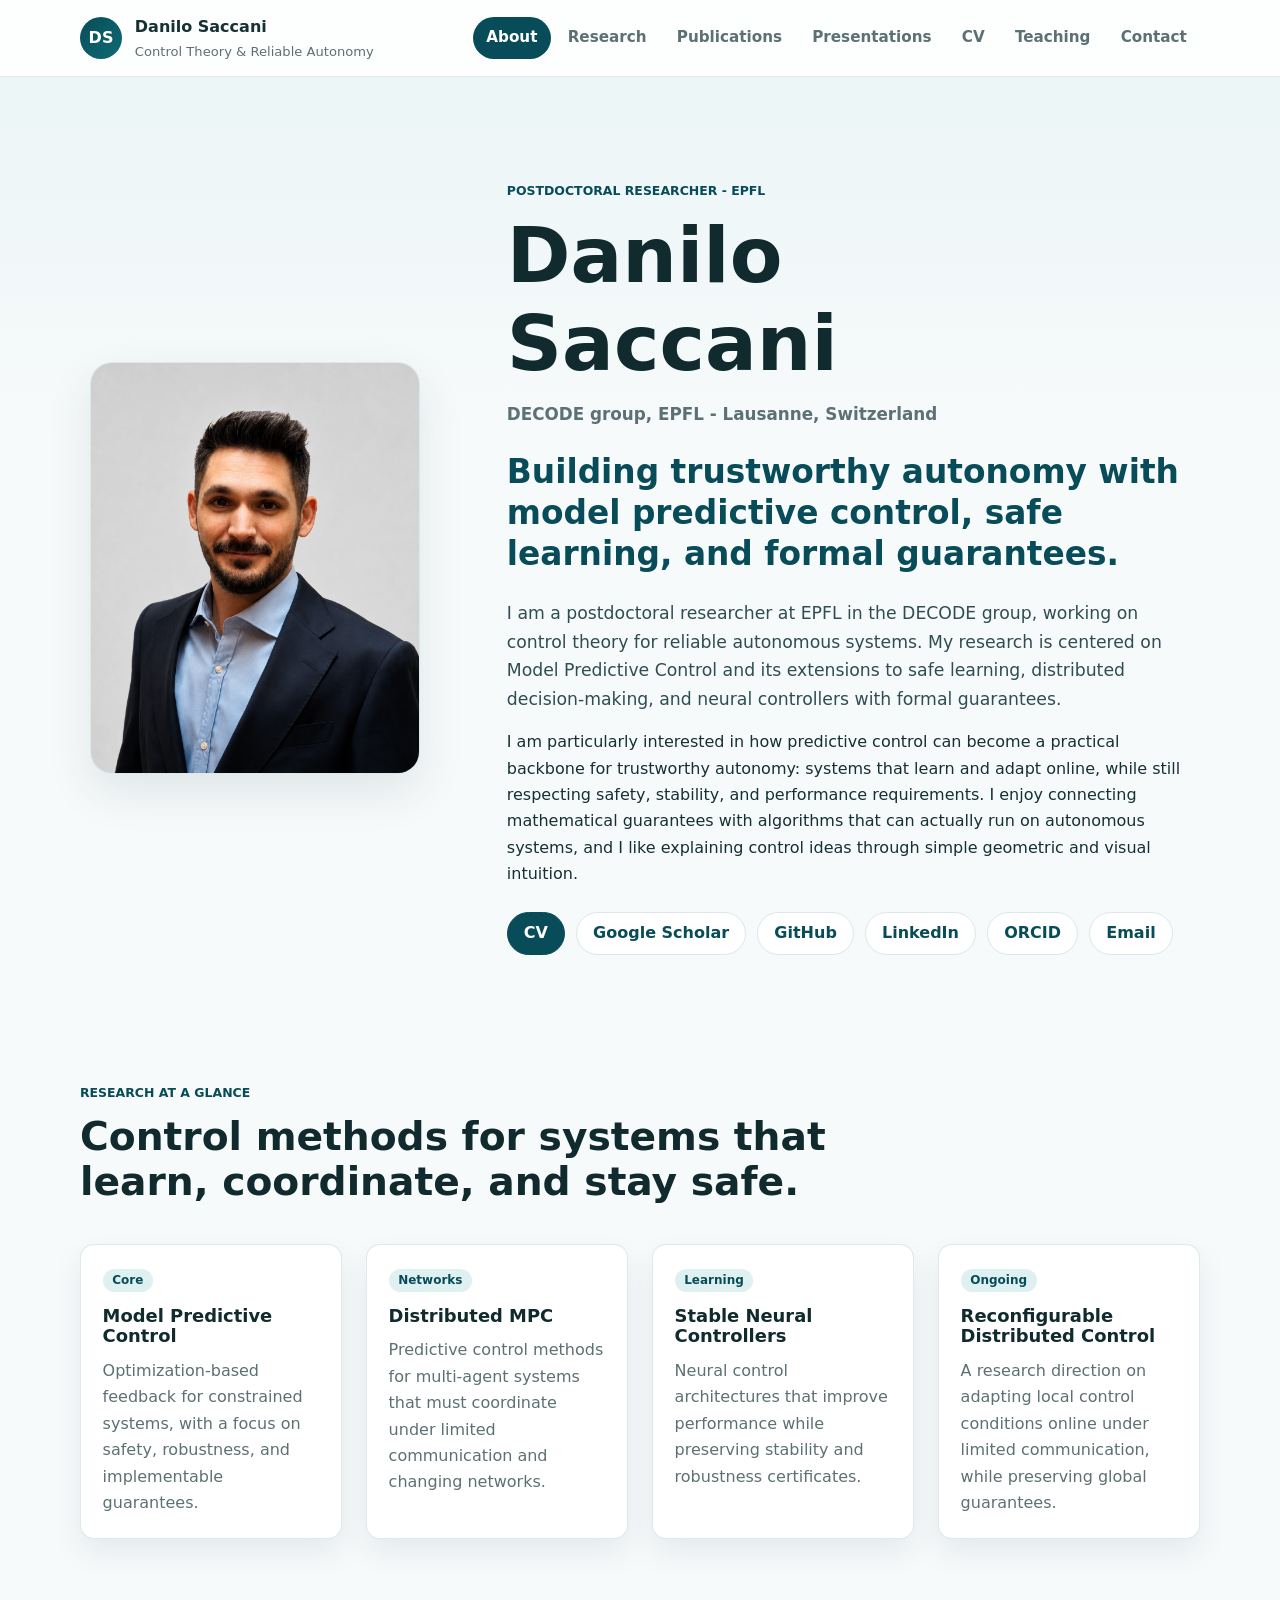
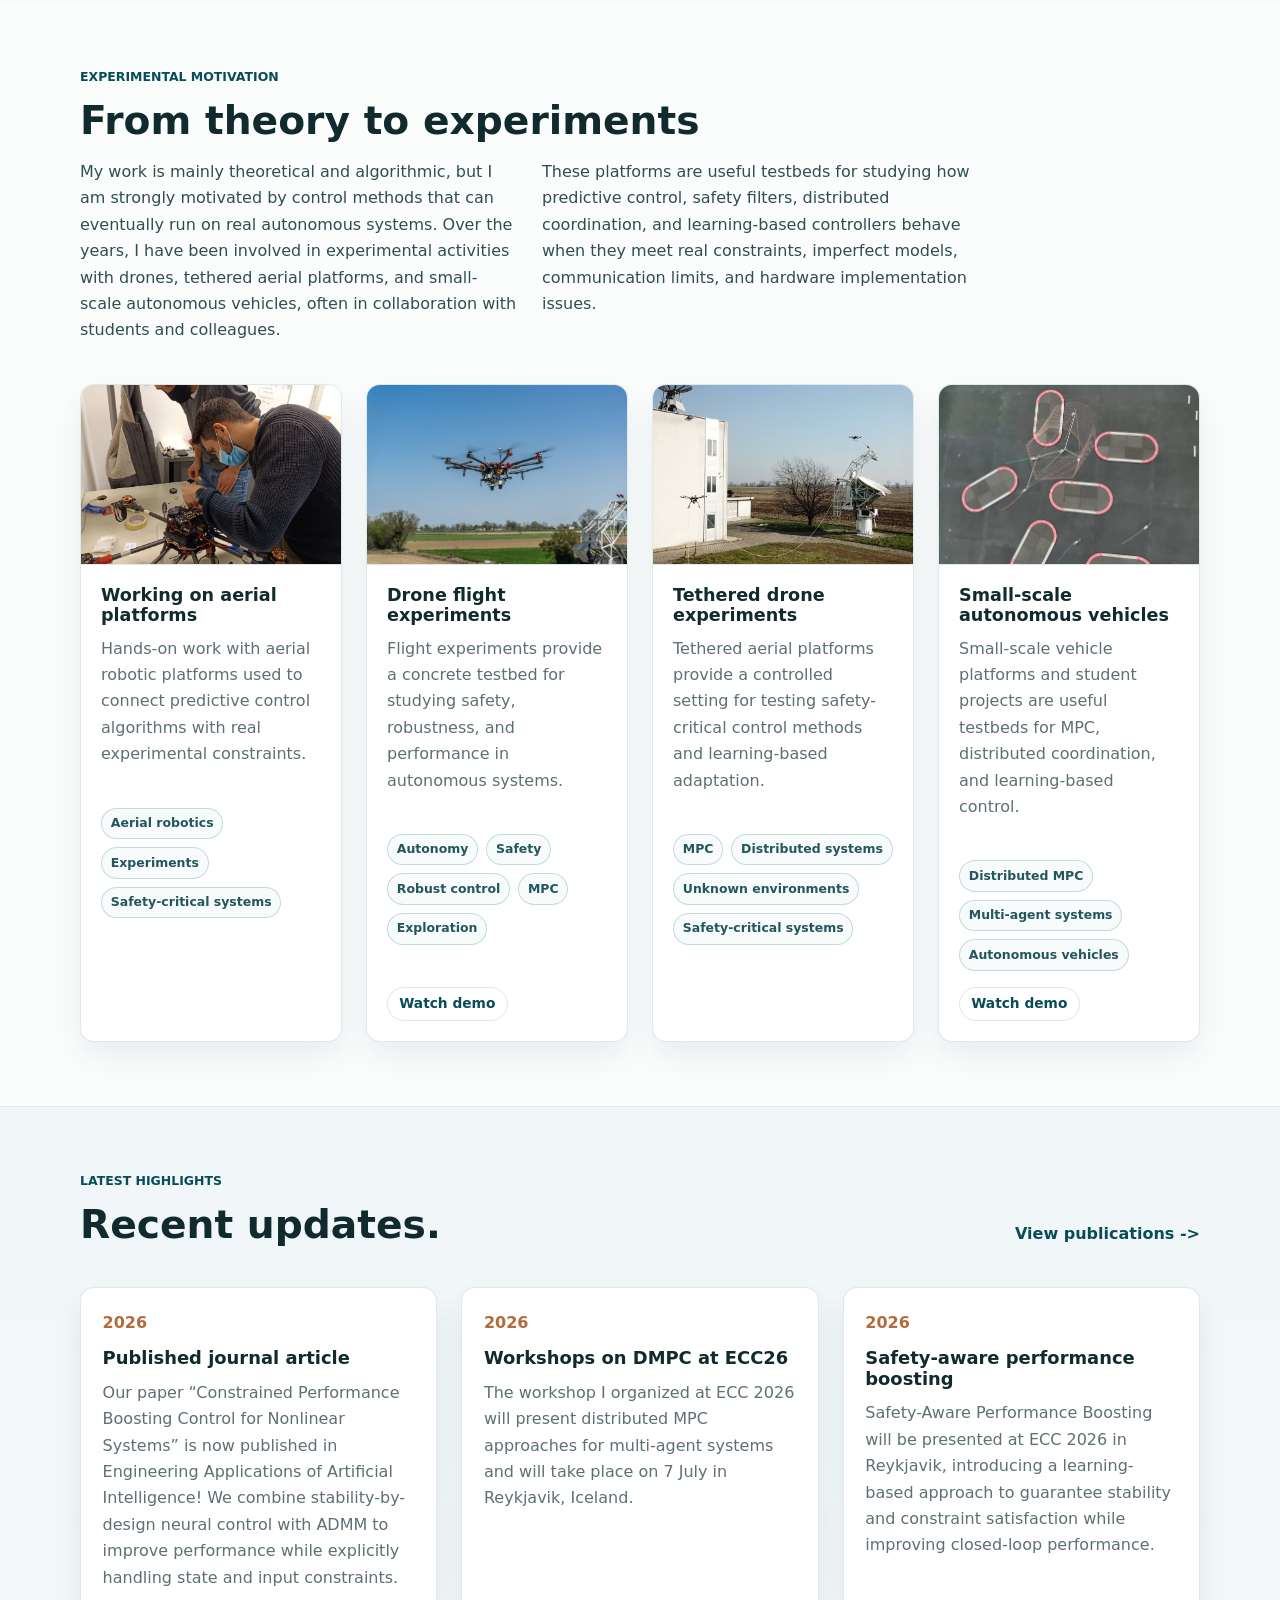
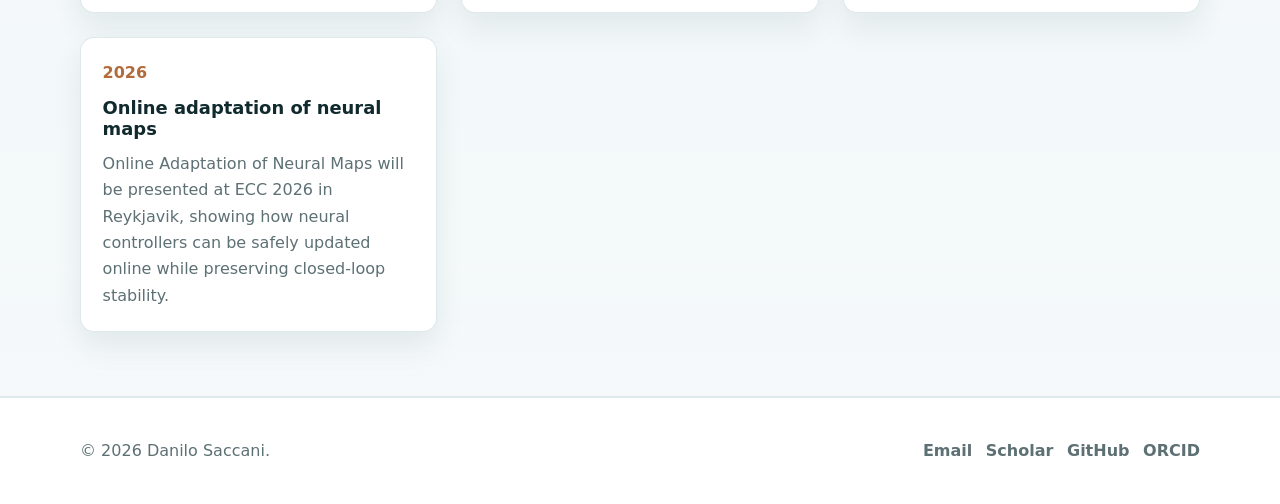
<file: index.html>
<!doctype html>
<html lang="en">
<head>
  <meta charset="utf-8">
  <meta name="viewport" content="width=device-width, initial-scale=1">
  <meta name="description" content="Danilo Saccani, postdoctoral researcher at EPFL working on model predictive control, safe learning, and reliable autonomous systems.">
  <title>Danilo Saccani | Control Theory and Reliable Autonomy</title>
  <link rel="stylesheet" href="assets/css/style.css">
</head>
<body>
  <a class="skip-link" href="#main">Skip to content</a>

  <header class="site-header">
    <nav class="navbar container" aria-label="Primary navigation">
      <a class="brand" href="index.html" aria-label="Danilo Saccani homepage">
        <span class="brand-mark" aria-hidden="true">DS</span>
        <span class="brand-text">
          <span class="brand-name">Danilo Saccani</span>
          <span class="brand-subtitle">Control Theory &amp; Reliable Autonomy</span>
        </span>
      </a>

      <button class="nav-toggle" type="button" aria-expanded="false" aria-controls="site-nav">
        <span class="sr-only">Toggle navigation</span>
        <span class="nav-toggle-bars" aria-hidden="true"></span>
      </button>

      <ul class="nav-links" id="site-nav">
        <li><a href="index.html">About</a></li>
        <li><a href="research.html">Research</a></li>
        <li><a href="publications.html">Publications</a></li>
        <li><a href="presentations.html">Presentations</a></li>
        <li><a href="cv.html">CV</a></li>
        <li><a href="teaching.html">Teaching</a></li>
        <li><a href="contact.html">Contact</a></li>
      </ul>
    </nav>
  </header>

  <main id="main">
    <section class="hero">
      <div class="container hero-grid">
        <div class="hero-portrait">
          <div class="portrait-frame" data-image-shell>
            <img src="picture/profile.png" alt="Portrait of Danilo Saccani" class="profile-photo" data-fallback-image>
            <div class="portrait-placeholder" aria-hidden="true">
              <span>DS</span>
            </div>
          </div>
        </div>

        <div class="hero-copy">
          <p class="eyebrow">Postdoctoral Researcher - EPFL</p>
          <h1>Danilo Saccani</h1>
          <p class="position-line">DECODE group, EPFL - Lausanne, Switzerland</p>
          <p class="tagline">Building trustworthy autonomy with model predictive control, safe learning, and formal guarantees.</p>
          <p class="lead">
            I am a postdoctoral researcher at EPFL in the DECODE group, working on control theory for reliable autonomous systems.
            My research is centered on Model Predictive Control and its extensions to safe learning, distributed decision-making,
            and neural controllers with formal guarantees.
          </p>
          <p>
            I am particularly interested in how predictive control can become a practical backbone for trustworthy autonomy:
            systems that learn and adapt online, while still respecting safety, stability, and performance requirements.
            I enjoy connecting mathematical guarantees with algorithms that can actually run on autonomous systems, and I like
            explaining control ideas through simple geometric and visual intuition.
          </p>

          <div class="button-row" aria-label="Profile links">
            <a class="button primary" href="cv.html">CV</a>
            <a class="button" href="https://scholar.google.com/citations?user=KbvNgogAAAAJ&amp;hl=it" target="_blank" rel="noopener noreferrer">Google Scholar</a>
            <a class="button" href="https://github.com/DaniloSaccani" target="_blank" rel="noopener noreferrer">GitHub</a>
            <a class="button" href="https://www.linkedin.com/in/danilo-saccani/" target="_blank" rel="noopener noreferrer">LinkedIn</a>
            <a class="button" href="https://orcid.org/0000-0002-3059-9160" target="_blank" rel="noopener noreferrer">ORCID</a>
            <a class="button" href="mailto:danilo.saccani1990@gmail.com">Email</a>
          </div>
        </div>
      </div>
    </section>

    <section class="section">
      <div class="container">
        <div class="section-heading">
          <p class="eyebrow">Research at a glance</p>
          <h2>Control methods for systems that learn, coordinate, and stay safe.</h2>
        </div>

        <div class="card-grid four-columns">
          <article class="info-card">
            <span class="card-kicker">Core</span>
            <h3>Model Predictive Control</h3>
            <p>Optimization-based feedback for constrained systems, with a focus on safety, robustness, and implementable guarantees.</p>
          </article>

          <article class="info-card">
            <span class="card-kicker">Networks</span>
            <h3>Distributed MPC</h3>
            <p>Predictive control methods for multi-agent systems that must coordinate under limited communication and changing networks.</p>
          </article>

          <article class="info-card">
            <span class="card-kicker">Learning</span>
            <h3>Stable Neural Controllers</h3>
            <p>Neural control architectures that improve performance while preserving stability and robustness certificates.</p>
          </article>

          <article class="info-card">
            <span class="card-kicker">Ongoing</span>
            <h3>Reconfigurable Distributed Control</h3>
            <p>
              A research direction on adapting local control conditions online under limited communication, while preserving global guarantees.
            </p>
          </article>
        </div>
      </div>
    </section>

    <section class="section experiments-section">
      <div class="container">
        <div class="section-heading experiments-heading">
          <p class="eyebrow">Experimental motivation</p>
          <h2>From theory to experiments</h2>
          <div class="experiments-copy">
            <p>
              My work is mainly theoretical and algorithmic, but I am strongly motivated by control methods that can eventually run on real autonomous systems. Over the years, I have been involved in experimental activities with drones, tethered aerial platforms, and small-scale autonomous vehicles, often in collaboration with students and colleagues.
            </p>
            <p>
              These platforms are useful testbeds for studying how predictive control, safety filters, distributed coordination, and learning-based controllers behave when they meet real constraints, imperfect models, communication limits, and hardware implementation issues.
            </p>
          </div>
        </div>

        <div id="gallery-root" class="gallery-grid" data-gallery-root>
          <p class="status-message">Loading experiment gallery...</p>
        </div>
      </div>
    </section>

    <section class="section section-soft">
      <div class="container">
        <div class="section-heading row-heading">
          <div>
            <p class="eyebrow">Latest highlights</p>
            <h2>Recent updates.</h2>
          </div>
          <a class="text-link" href="publications.html">View publications</a>
        </div>
        <div class="card-grid three-columns">
        <article class="highlight-card">
          <time datetime="2026">2026</time>
          <h3>Published journal article</h3>
          <p>Our paper “Constrained Performance Boosting Control for Nonlinear Systems” is now published in Engineering Applications of Artificial Intelligence! We combine stability-by-design neural control with ADMM to improve performance while explicitly handling state and input constraints.</p>
        </article>
        <article class="highlight-card">
            <time datetime="2026">2026</time>
            <h3>Workshops on DMPC at ECC26</h3>
            <p>The workshop I organized at ECC 2026 will present distributed MPC approaches for multi-agent systems and will take place on 7 July in Reykjavik, Iceland.</p>
          </article>
          <article class="highlight-card">
            <time datetime="2026">2026</time>
            <h3>Safety-aware performance boosting</h3>
            <p>Safety-Aware Performance Boosting will be presented at ECC 2026 in Reykjavik, introducing a learning-based approach to guarantee stability and constraint satisfaction while improving closed-loop performance.</p>
          </article>

          <article class="highlight-card">
            <time datetime="2026">2026</time>
            <h3>Online adaptation of neural maps</h3>
            <p>Online Adaptation of Neural Maps will be presented at ECC 2026 in Reykjavik, showing how neural controllers can be safely updated online while preserving closed-loop stability.</p>
          </article>
        </div>
      </div>
    </section>
  </main>

  <footer class="site-footer">
    <div class="container footer-grid">
      <p>&copy; <span data-current-year></span> Danilo Saccani.</p>
      <div class="footer-links">
        <a href="mailto:danilo.saccani09@gmail.com">Email</a>
        <a href="https://scholar.google.com/citations?user=KbvNgogAAAAJ&amp;hl=it" target="_blank" rel="noopener noreferrer">Scholar</a>
        <a href="https://github.com/DaniloSaccani" target="_blank" rel="noopener noreferrer">GitHub</a>
        <a href="https://orcid.org/0000-0002-3059-9160" target="_blank" rel="noopener noreferrer">ORCID</a>
      </div>
    </div>
  </footer>

  <script src="assets/js/main.js" defer></script>

<!-- Cloudflare Web Analytics --><script type='module' src='https://static.cloudflareinsights.com/beacon.min.js' data-cf-beacon='{"token": "32bbe2fd720843e7a393bc447bfcd774"}'></script><!-- End Cloudflare Web Analytics -->
</body>
</html>
</file>
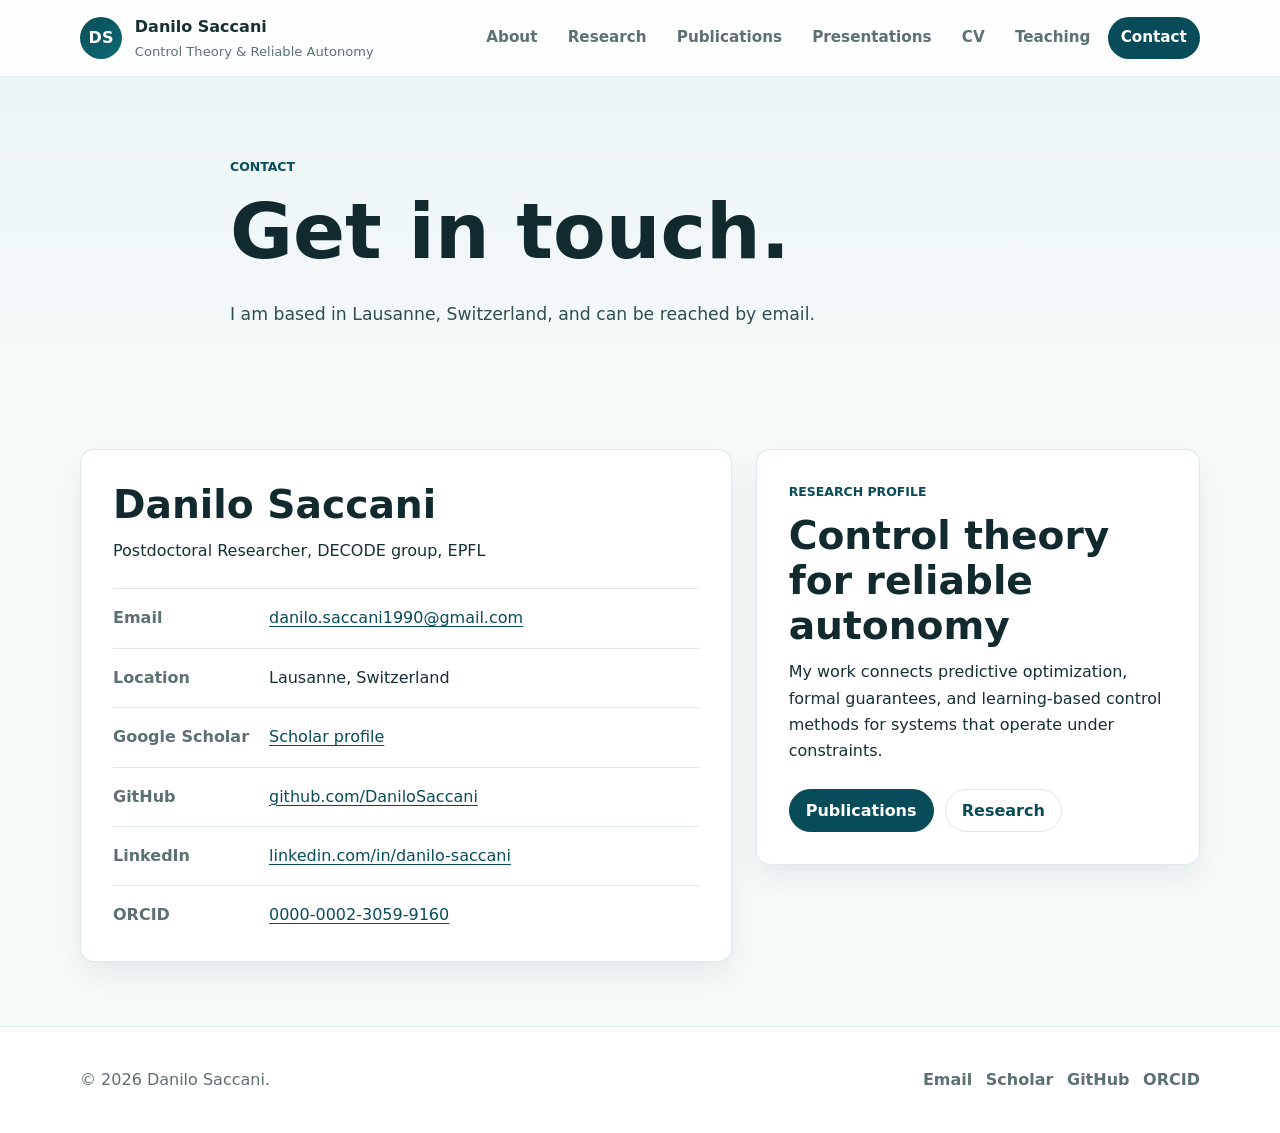
<file: contact.html>
<!doctype html>
<html lang="en">
<head>
  <meta charset="utf-8">
  <meta name="viewport" content="width=device-width, initial-scale=1">
  <meta name="description" content="Contact details for Danilo Saccani.">
  <title>Contact | Danilo Saccani</title>
  <link rel="stylesheet" href="assets/css/style.css">
</head>
<body>
  <a class="skip-link" href="#main">Skip to content</a>

  <header class="site-header">
    <nav class="navbar container" aria-label="Primary navigation">
      <a class="brand" href="index.html" aria-label="Danilo Saccani homepage">
        <span class="brand-mark" aria-hidden="true">DS</span>
        <span class="brand-text">
          <span class="brand-name">Danilo Saccani</span>
          <span class="brand-subtitle">Control Theory &amp; Reliable Autonomy</span>
        </span>
      </a>

      <button class="nav-toggle" type="button" aria-expanded="false" aria-controls="site-nav">
        <span class="sr-only">Toggle navigation</span>
        <span class="nav-toggle-bars" aria-hidden="true"></span>
      </button>

      <ul class="nav-links" id="site-nav">
        <li><a href="index.html">About</a></li>
        <li><a href="research.html">Research</a></li>
        <li><a href="publications.html">Publications</a></li>
        <li><a href="presentations.html">Presentations</a></li>
        <li><a href="cv.html">CV</a></li>
        <li><a href="teaching.html">Teaching</a></li>
        <li><a href="contact.html">Contact</a></li>
      </ul>
    </nav>
  </header>

  <main id="main">
    <section class="page-header">
      <div class="container narrow">
        <p class="eyebrow">Contact</p>
        <h1>Get in touch.</h1>
        <p class="lead">
          I am based in Lausanne, Switzerland, and can be reached by email.
        </p>
      </div>
    </section>

    <section class="section">
      <div class="container contact-layout">
        <article class="contact-card">
          <h2>Danilo Saccani</h2>
          <p>Postdoctoral Researcher, DECODE group, EPFL</p>
          <dl class="contact-list">
            <div>
              <dt>Email</dt>
              <dd><a href="mailto:danilo.saccani1990@gmail.com">danilo.saccani1990@gmail.com</a></dd>
            </div>
            <div>
              <dt>Location</dt>
              <dd>Lausanne, Switzerland</dd>
            </div>
            <div>
              <dt>Google Scholar</dt>
              <dd><a href="https://scholar.google.com/citations?user=KbvNgogAAAAJ&amp;hl=it" target="_blank" rel="noopener noreferrer">Scholar profile</a></dd>
            </div>
            <div>
              <dt>GitHub</dt>
              <dd><a href="https://github.com/DaniloSaccani" target="_blank" rel="noopener noreferrer">github.com/DaniloSaccani</a></dd>
            </div>
            <div>
              <dt>LinkedIn</dt>
              <dd><a href="https://www.linkedin.com/in/danilo-saccani/" target="_blank" rel="noopener noreferrer">linkedin.com/in/danilo-saccani</a></dd>
            </div>
            <div>
              <dt>ORCID</dt>
              <dd><a href="https://orcid.org/0000-0002-3059-9160" target="_blank" rel="noopener noreferrer">0000-0002-3059-9160</a></dd>
            </div>
          </dl>
        </article>

        <aside class="contact-note">
          <p class="eyebrow">Research profile</p>
          <h2>Control theory for reliable autonomy</h2>
          <p>
            My work connects predictive optimization, formal guarantees, and learning-based control methods for systems that
            operate under constraints.
          </p>
          <div class="button-row">
            <a class="button primary" href="publications.html">Publications</a>
            <a class="button" href="research.html">Research</a>
          </div>
        </aside>
      </div>
    </section>
  </main>

  <footer class="site-footer">
    <div class="container footer-grid">
      <p>&copy; <span data-current-year></span> Danilo Saccani.</p>
      <div class="footer-links">
        <a href="mailto:danilo.saccani1990@gmail.com">Email</a>
        <a href="https://scholar.google.com/citations?user=KbvNgogAAAAJ&amp;hl=it" target="_blank" rel="noopener noreferrer">Scholar</a>
        <a href="https://github.com/DaniloSaccani" target="_blank" rel="noopener noreferrer">GitHub</a>
        <a href="https://orcid.org/0000-0002-3059-9160" target="_blank" rel="noopener noreferrer">ORCID</a>
      </div>
    </div>
  </footer>

  <script src="assets/js/main.js" defer></script>
</body>
</html>
</file>
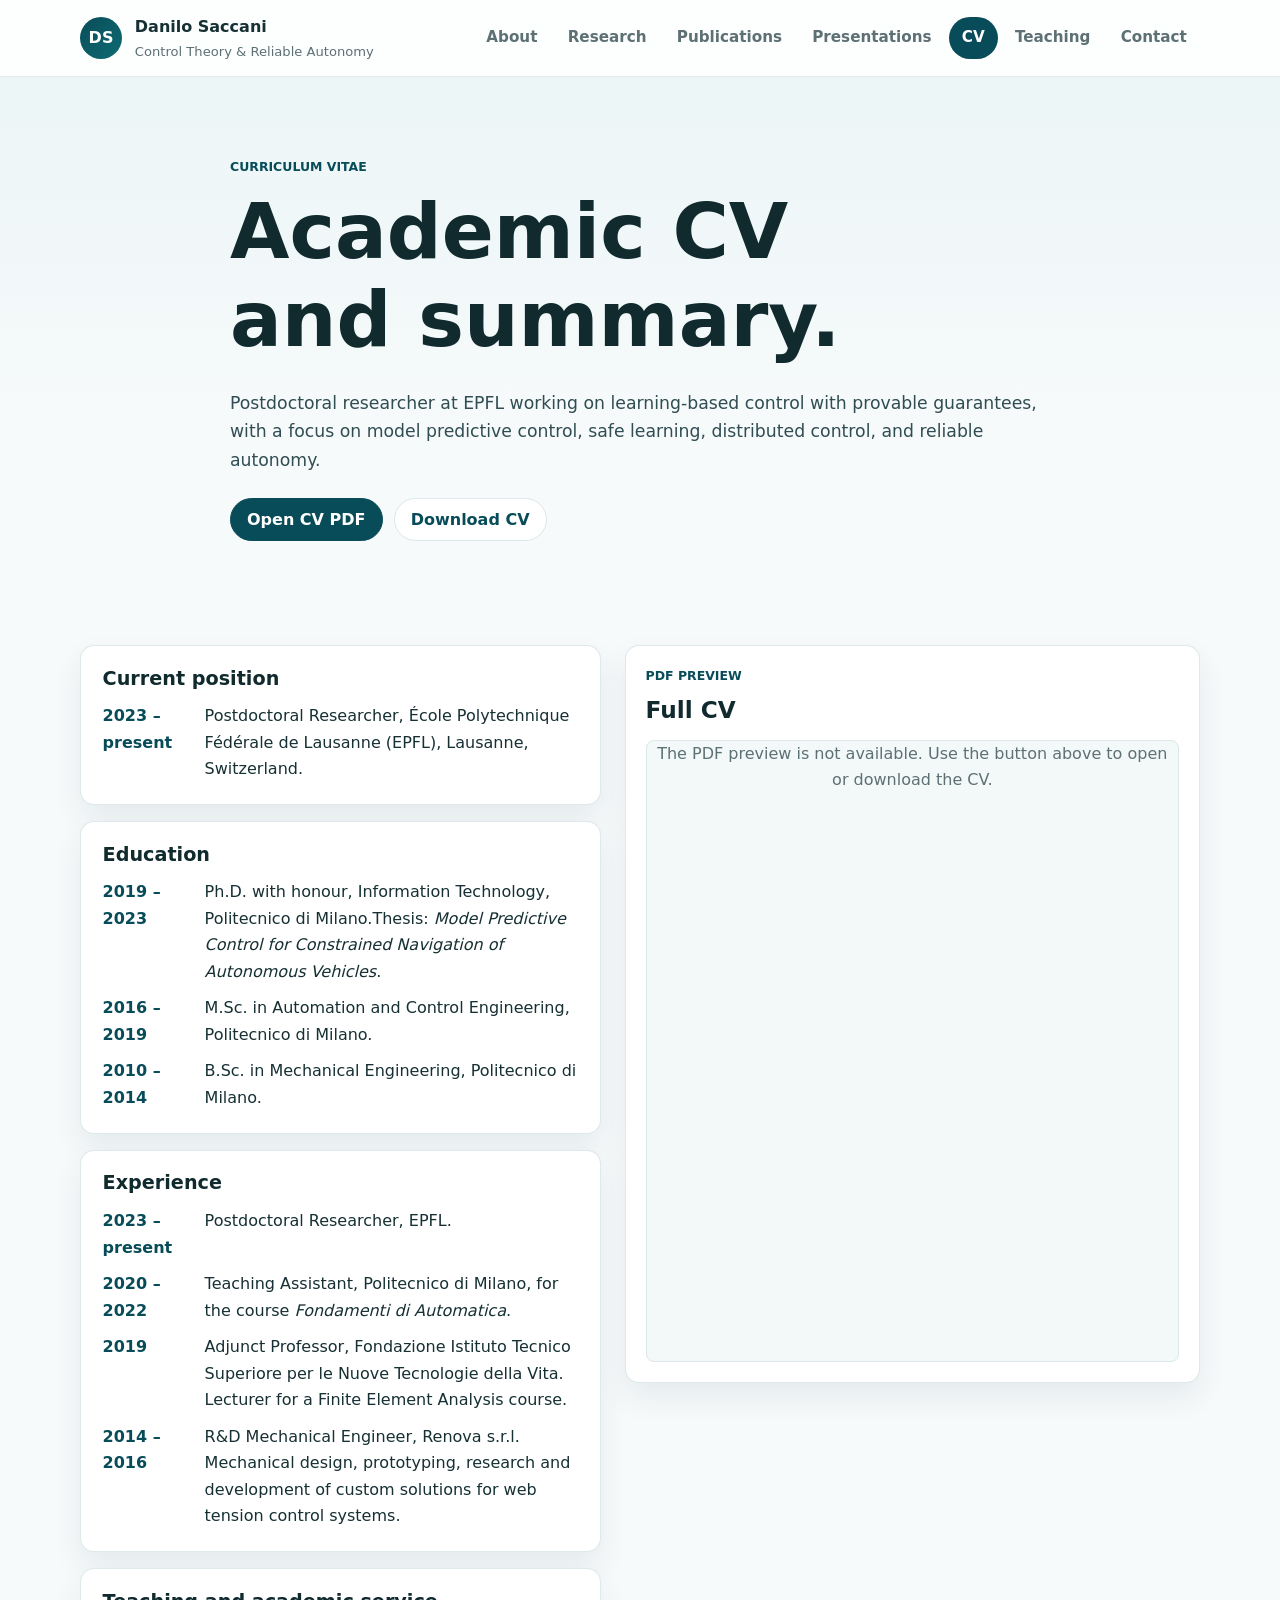
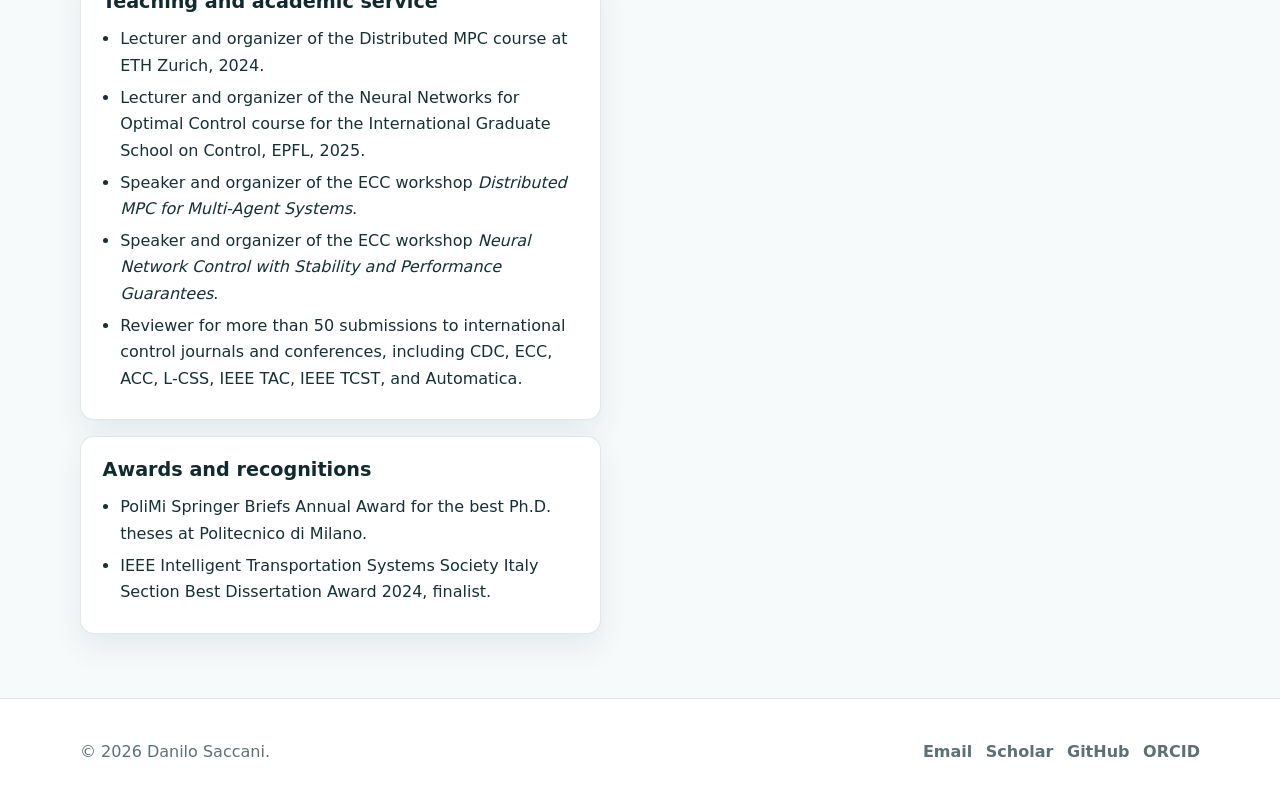
<file: cv.html>
<!doctype html>
<html lang="en">
<head>
  <meta charset="utf-8">
  <meta name="viewport" content="width=device-width, initial-scale=1">
  <meta name="description" content="CV of Danilo Saccani, postdoctoral researcher at EPFL.">
  <title>CV | Danilo Saccani</title>
  <link rel="stylesheet" href="assets/css/style.css">
</head>
<body>
  <a class="skip-link" href="#main">Skip to content</a>
  <header class="site-header">
    <nav class="navbar container" aria-label="Primary navigation">
      <a class="brand" href="index.html" aria-label="Danilo Saccani homepage">
        <span class="brand-mark" aria-hidden="true">DS</span>
        <span class="brand-text">
          <span class="brand-name">Danilo Saccani</span>
          <span class="brand-subtitle">Control Theory &amp; Reliable Autonomy</span>
        </span>
      </a>

      <button class="nav-toggle" type="button" aria-expanded="false" aria-controls="site-nav">
        <span class="sr-only">Toggle navigation</span>
        <span class="nav-toggle-bars" aria-hidden="true"></span>
      </button>

      <ul class="nav-links" id="site-nav">
        <li><a href="index.html">About</a></li>
        <li><a href="research.html">Research</a></li>
        <li><a href="publications.html">Publications</a></li>
        <li><a href="presentations.html">Presentations</a></li>
        <li><a href="cv.html">CV</a></li>
        <li><a href="teaching.html">Teaching</a></li>
        <li><a href="contact.html">Contact</a></li>
      </ul>
    </nav>
  </header>

  <main id="main">
    <section class="page-header">
      <div class="container narrow">
        <p class="eyebrow">Curriculum vitae</p>
        <h1>Academic CV and summary.</h1>
        <p class="lead">
          Postdoctoral researcher at EPFL working on learning-based control with provable guarantees,
          with a focus on model predictive control, safe learning, distributed control, and reliable autonomy.
        </p>
        <div class="button-row">
          <a class="button primary" href="cv/cv.pdf" target="_blank" rel="noopener">Open CV PDF</a>
          <a class="button" href="cv/cv.pdf" download>Download CV</a>
        </div>
      </div>
    </section>

    <section class="section">
      <div class="container cv-layout">
        <div class="cv-summary">

          <article class="cv-block">
            <h2>Current position</h2>
            <ul class="timeline-list">
              <li>
                <span class="timeline-date">2023 &ndash; present</span>
                <span>
                  Postdoctoral Researcher, École Polytechnique Fédérale de Lausanne (EPFL),
                  Lausanne, Switzerland.
                </span>
              </li>
            </ul>
          </article>

          <article class="cv-block">
            <h2>Education</h2>
            <ul class="timeline-list">
              <li>
                <span class="timeline-date">2019 &ndash; 2023</span>
                <span>
                  Ph.D. with honour, Information Technology, Politecnico di Milano.Thesis: <em>Model Predictive Control for Constrained Navigation of Autonomous Vehicles</em>.
                </span>
              </li>
              <li>
                <span class="timeline-date">2016 &ndash; 2019</span>
                <span>
                  M.Sc. in Automation and Control Engineering, Politecnico di Milano.
                </span>
              </li>
              <li>
                <span class="timeline-date">2010 &ndash; 2014</span>
                <span>
                  B.Sc. in Mechanical Engineering, Politecnico di Milano.
                </span>
              </li>
            </ul>
          </article>

          <article class="cv-block">
            <h2>Experience</h2>
            <ul class="timeline-list">
              <li>
                <span class="timeline-date">2023 &ndash; present</span>
                <span>
                  Postdoctoral Researcher, EPFL.
                </span>
              </li>
              <li>
                <span class="timeline-date">2020 &ndash; 2022</span>
                <span>
                  Teaching Assistant, Politecnico di Milano, for the course
                  <em>Fondamenti di Automatica</em>.
                </span>
              </li>
              <li>
                <span class="timeline-date">2019</span>
                <span>
                  Adjunct Professor, Fondazione Istituto Tecnico Superiore per le Nuove
                  Tecnologie della Vita. Lecturer for a Finite Element Analysis course.
                </span>
              </li>
              <li>
                <span class="timeline-date">2014 &ndash; 2016</span>
                <span>
                  R&amp;D Mechanical Engineer, Renova s.r.l. Mechanical design, prototyping,
                  research and development of custom solutions for web tension control systems.
                </span>
              </li>
            </ul>
          </article>

          <article class="cv-block">
            <h2>Teaching and academic service</h2>
            <ul class="clean-list">
              <li>
                Lecturer and organizer of the Distributed MPC course at ETH Zurich, 2024.
              </li>
              <li>
                Lecturer and organizer of the Neural Networks for Optimal Control course
                for the International Graduate School on Control, EPFL, 2025.
              </li>
              <li>
                Speaker and organizer of the ECC workshop
                <em>Distributed MPC for Multi-Agent Systems</em>.
              </li>
              <li>
                Speaker and organizer of the ECC workshop
                <em>Neural Network Control with Stability and Performance Guarantees</em>.
              </li>
              <li>
                Reviewer for more than 50 submissions to international control journals and conferences,
                including CDC, ECC, ACC, L-CSS, IEEE TAC, IEEE TCST, and Automatica.
              </li>
            </ul>
          </article>

          <article class="cv-block">
            <h2>Awards and recognitions</h2>
            <ul class="clean-list">
              <li>
                PoliMi Springer Briefs Annual Award for the best Ph.D. theses at Politecnico di Milano.
              </li>
              <li>
                IEEE Intelligent Transportation Systems Society Italy Section Best Dissertation Award 2024,
                finalist.
              </li>
            </ul>
          </article>
        </div>

        <aside class="cv-viewer">
          <div class="viewer-header">
            <p class="eyebrow">PDF preview</p>
            <h2>Full CV</h2>
          </div>
          <div class="pdf-shell" data-pdf-viewer data-pdf-src="cv/cv.pdf">
            <object data="cv/cv.pdf" type="application/pdf" title="Danilo Saccani CV">
              <p>The PDF preview is not available. Use the button above to open or download the CV.</p>
            </object>
          </div>
        </aside>
      </div>
    </section>
  </main>

  <footer class="site-footer">
    <div class="container footer-grid">
      <p>&copy; <span data-current-year></span> Danilo Saccani.</p>
      <div class="footer-links">
        <a href="mailto:danilo.saccani1990@gmail.com">Email</a>
        <a href="https://scholar.google.com/citations?user=KbvNgogAAAAJ&amp;hl=it" target="_blank" rel="noopener noreferrer">Scholar</a>
        <a href="https://github.com/DaniloSaccani" target="_blank" rel="noopener noreferrer">GitHub</a>
        <a href="https://orcid.org/0000-0002-3059-9160" target="_blank" rel="noopener noreferrer">ORCID</a>
      </div>
    </div>
  </footer>

  <script src="assets/js/main.js" defer></script>
</body>
</html>
</file>
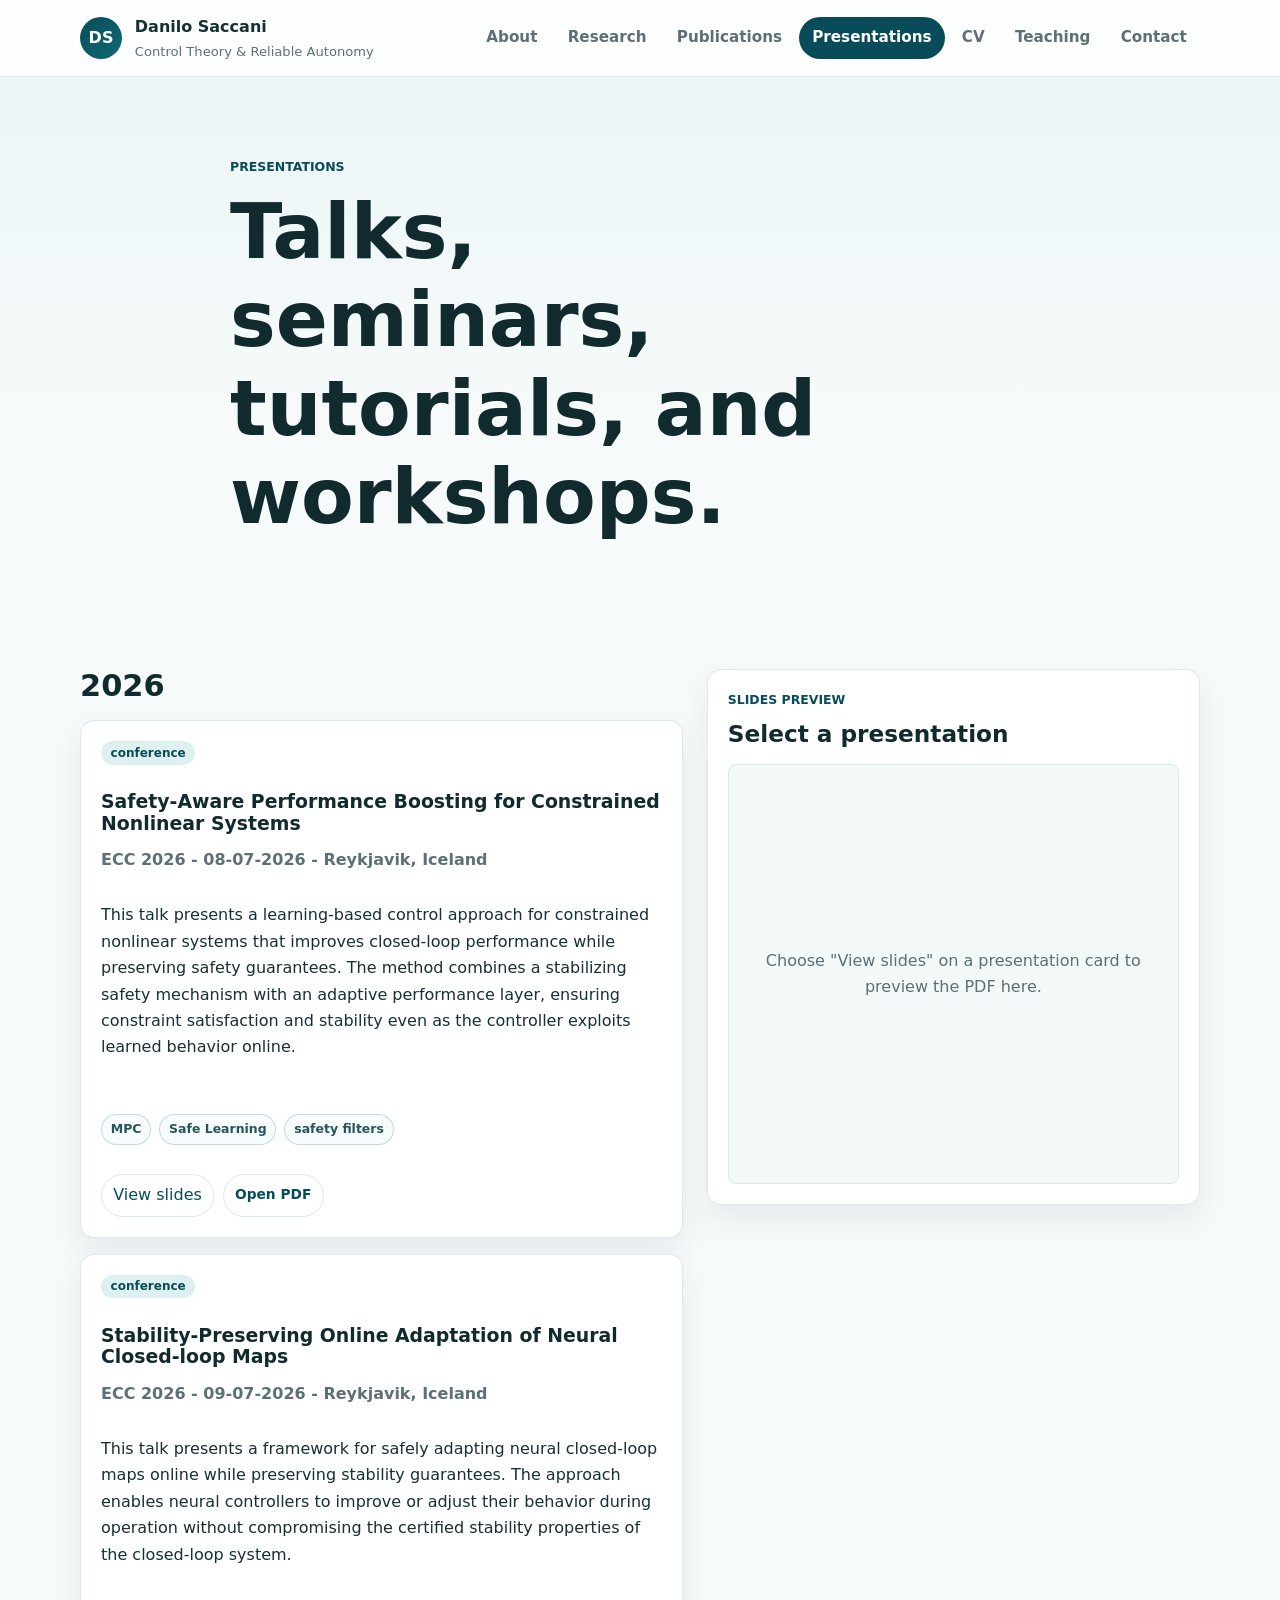
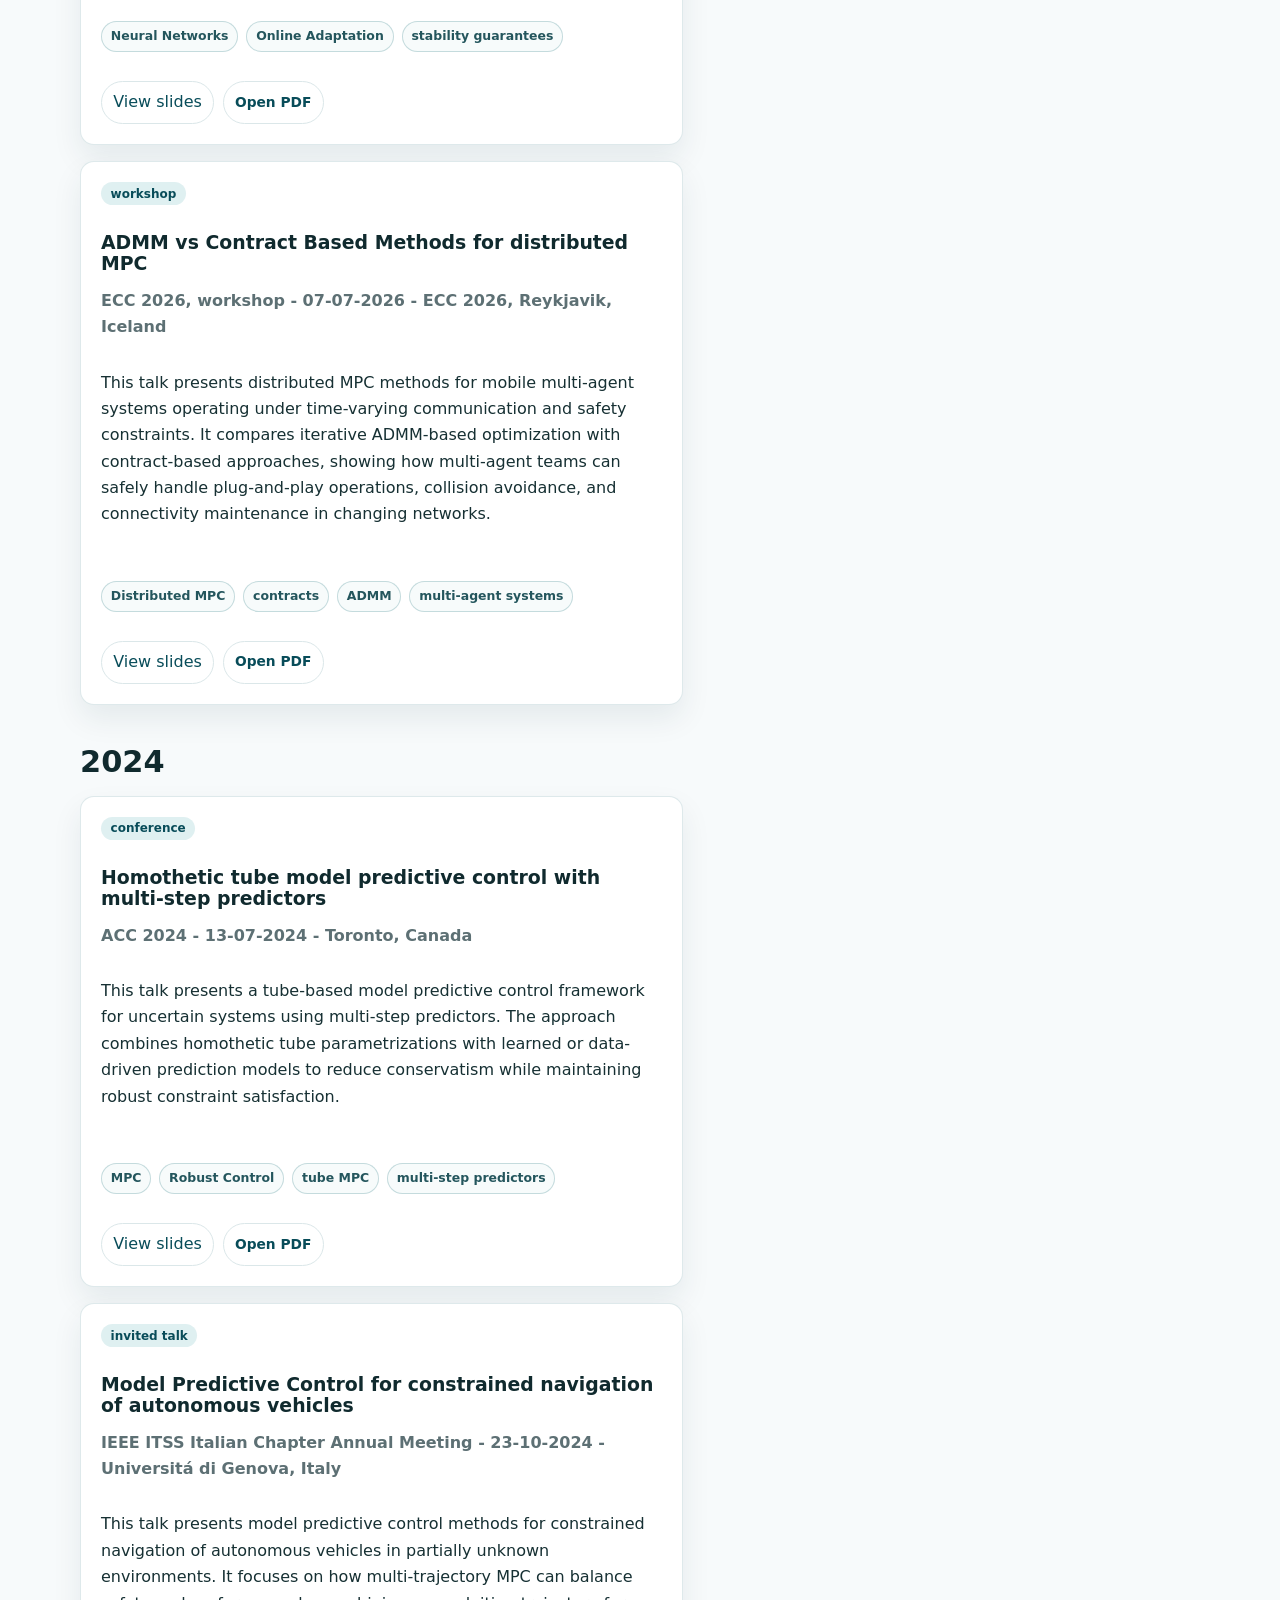
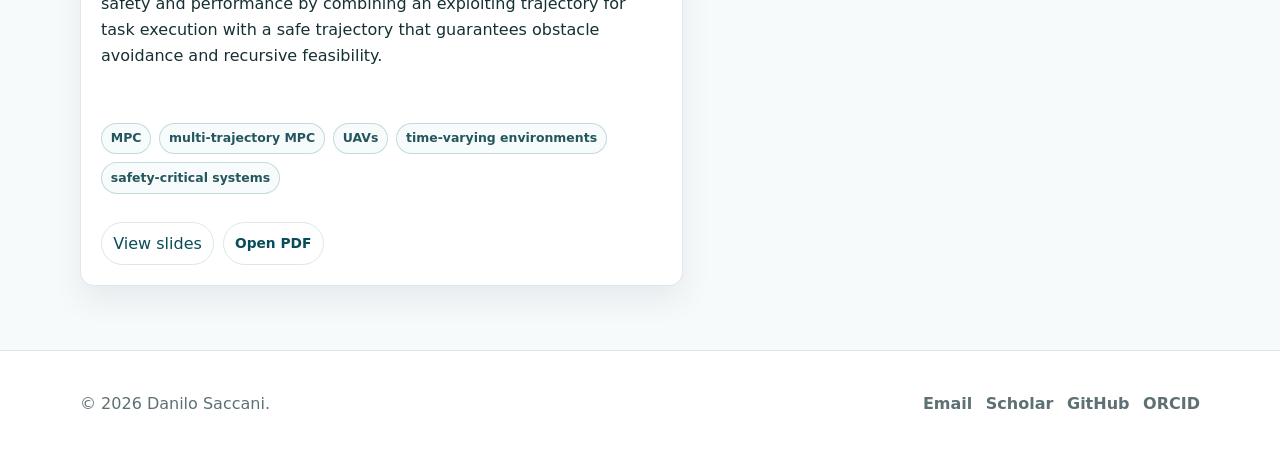
<file: presentations.html>
<!doctype html>
<html lang="en">
<head>
  <meta charset="utf-8">
  <meta name="viewport" content="width=device-width, initial-scale=1">
  <meta name="description" content="Presentations and talks by Danilo Saccani.">
  <title>Presentations | Danilo Saccani</title>
  <link rel="stylesheet" href="assets/css/style.css">
</head>
<body>
  <a class="skip-link" href="#main">Skip to content</a>

  <header class="site-header">
    <nav class="navbar container" aria-label="Primary navigation">
      <a class="brand" href="index.html" aria-label="Danilo Saccani homepage">
        <span class="brand-mark" aria-hidden="true">DS</span>
        <span class="brand-text">
          <span class="brand-name">Danilo Saccani</span>
          <span class="brand-subtitle">Control Theory &amp; Reliable Autonomy</span>
        </span>
      </a>

      <button class="nav-toggle" type="button" aria-expanded="false" aria-controls="site-nav">
        <span class="sr-only">Toggle navigation</span>
        <span class="nav-toggle-bars" aria-hidden="true"></span>
      </button>

      <ul class="nav-links" id="site-nav">
        <li><a href="index.html">About</a></li>
        <li><a href="research.html">Research</a></li>
        <li><a href="publications.html">Publications</a></li>
        <li><a href="presentations.html">Presentations</a></li>
        <li><a href="cv.html">CV</a></li>
        <li><a href="teaching.html">Teaching</a></li>
        <li><a href="contact.html">Contact</a></li>
      </ul>
    </nav>
  </header>

  <main id="main">
    <section class="page-header">
      <div class="container narrow">
        <p class="eyebrow">Presentations</p>
        <h1>Talks, seminars, tutorials, and workshops.</h1>
        <!-- <p class="lead">
          Presentation cards are generated from <code>assets/data/presentations.json</code>. To add a new presentation, upload
          the PDF to <code>assets/presentations/</code> and add the corresponding JSON entry.
        </p> -->
      </div>
    </section>

    <section class="section">
      <div class="container presentation-layout">
        <div id="presentations-root" class="dynamic-root" data-presentations-root>
          <p class="status-message">Loading presentations...</p>
        </div>

        <aside class="viewer-panel" aria-labelledby="presentation-viewer-title">
          <div class="viewer-header">
            <p class="eyebrow">Slides preview</p>
            <h2 id="presentation-viewer-title">Select a presentation</h2>
          </div>
          <div id="presentation-viewer" class="pdf-placeholder">
          <p>Choose "View slides" on a presentation card to preview the PDF here.</p>
          </div>
        </aside>
      </div>
    </section>
  </main>

  <footer class="site-footer">
    <div class="container footer-grid">
      <p>&copy; <span data-current-year></span> Danilo Saccani.</p>
      <div class="footer-links">
        <a href="mailto:danilo.saccani1990@gmail.com">Email</a>
        <a href="https://scholar.google.com/citations?user=KbvNgogAAAAJ&amp;hl=it" target="_blank" rel="noopener noreferrer">Scholar</a>
        <a href="https://github.com/DaniloSaccani" target="_blank" rel="noopener noreferrer">GitHub</a>
        <a href="https://orcid.org/0000-0002-3059-9160" target="_blank" rel="noopener noreferrer">ORCID</a>
      </div>
    </div>
  </footer>

  <script src="assets/js/main.js" defer></script>
</body>
</html>
</file>
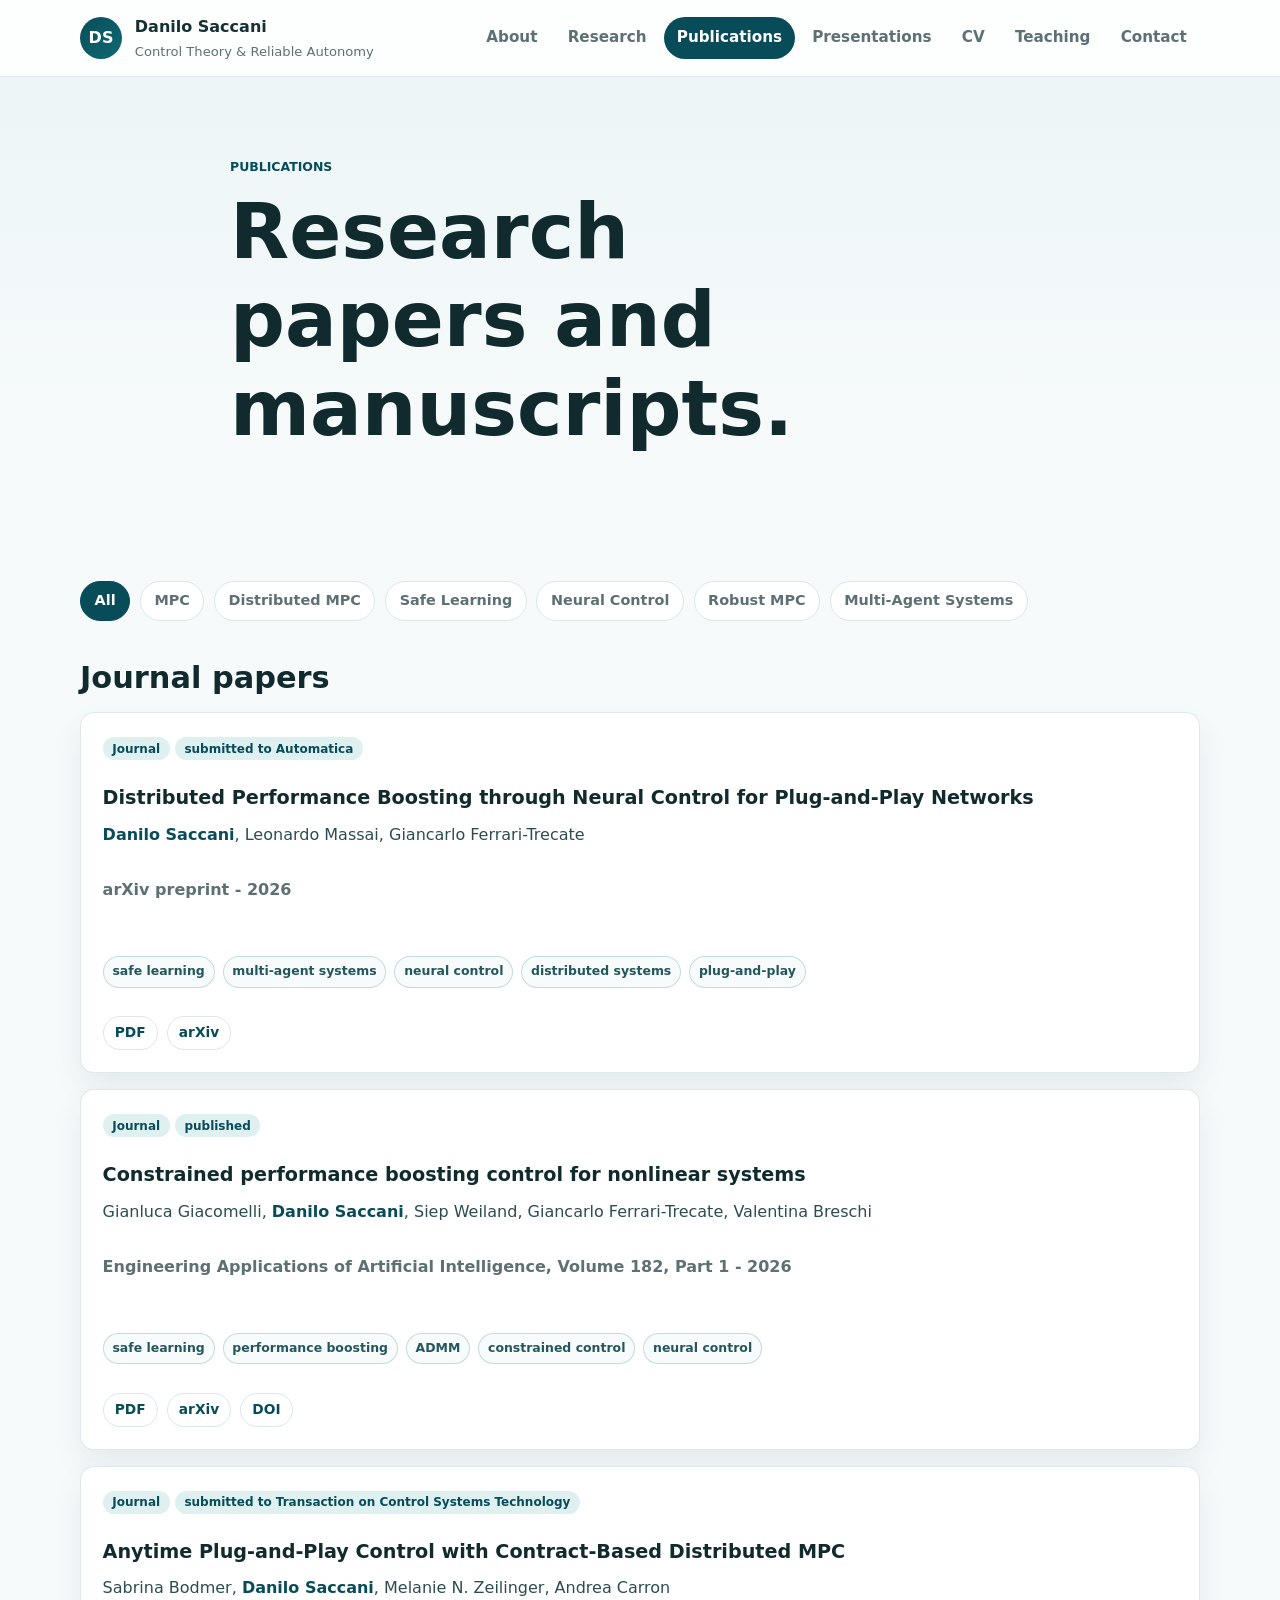
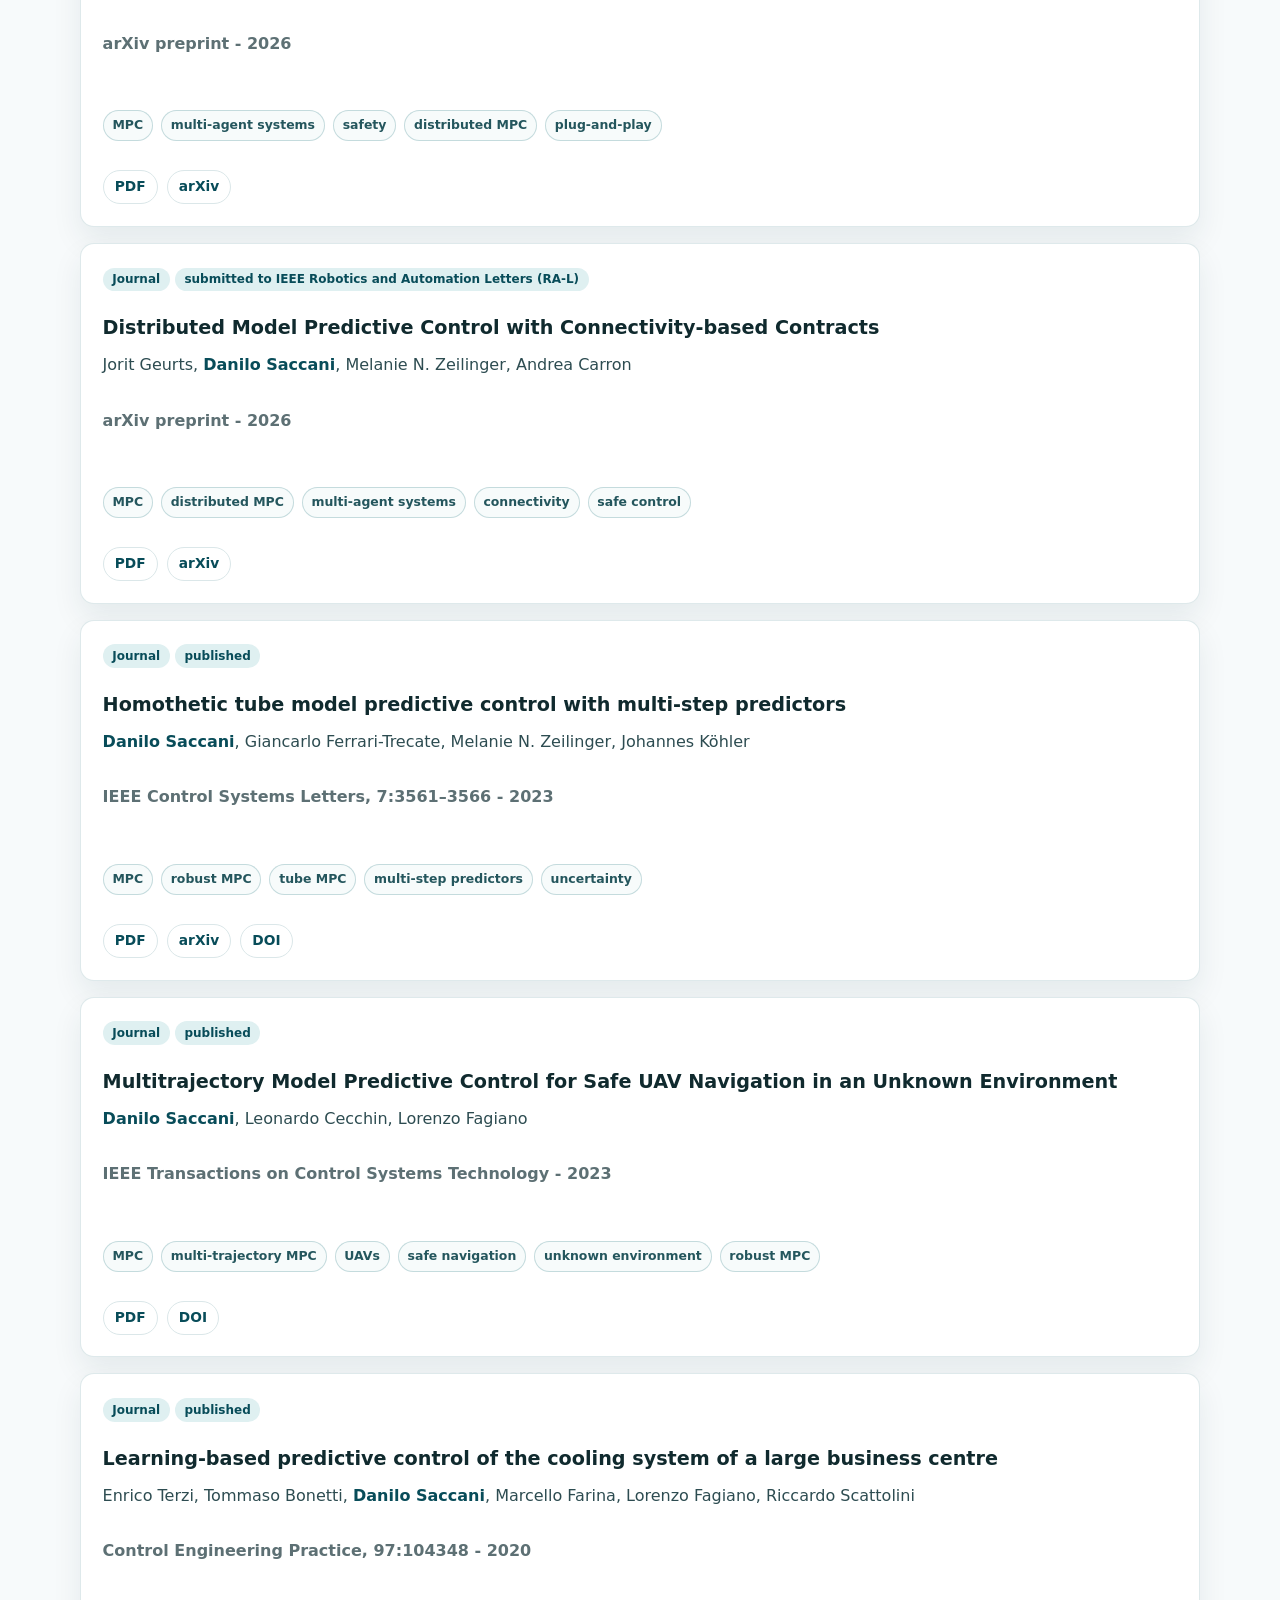
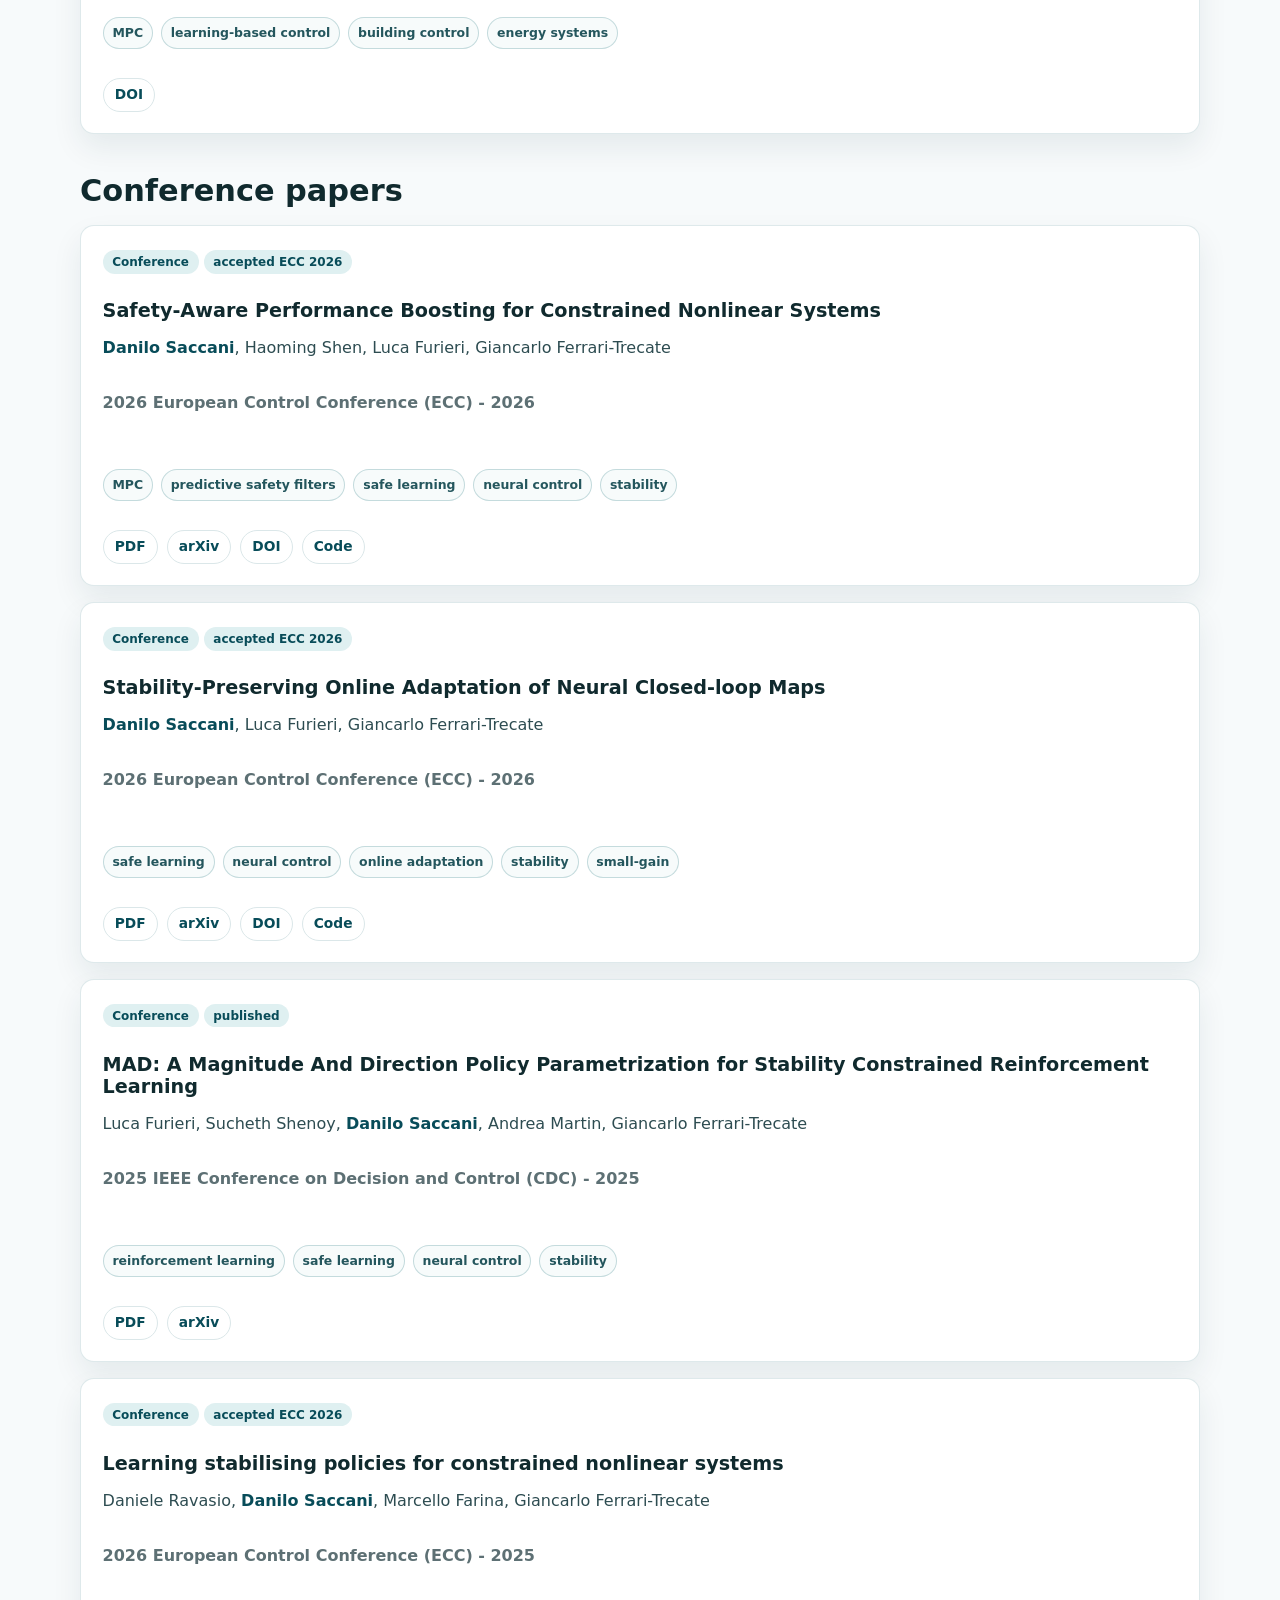
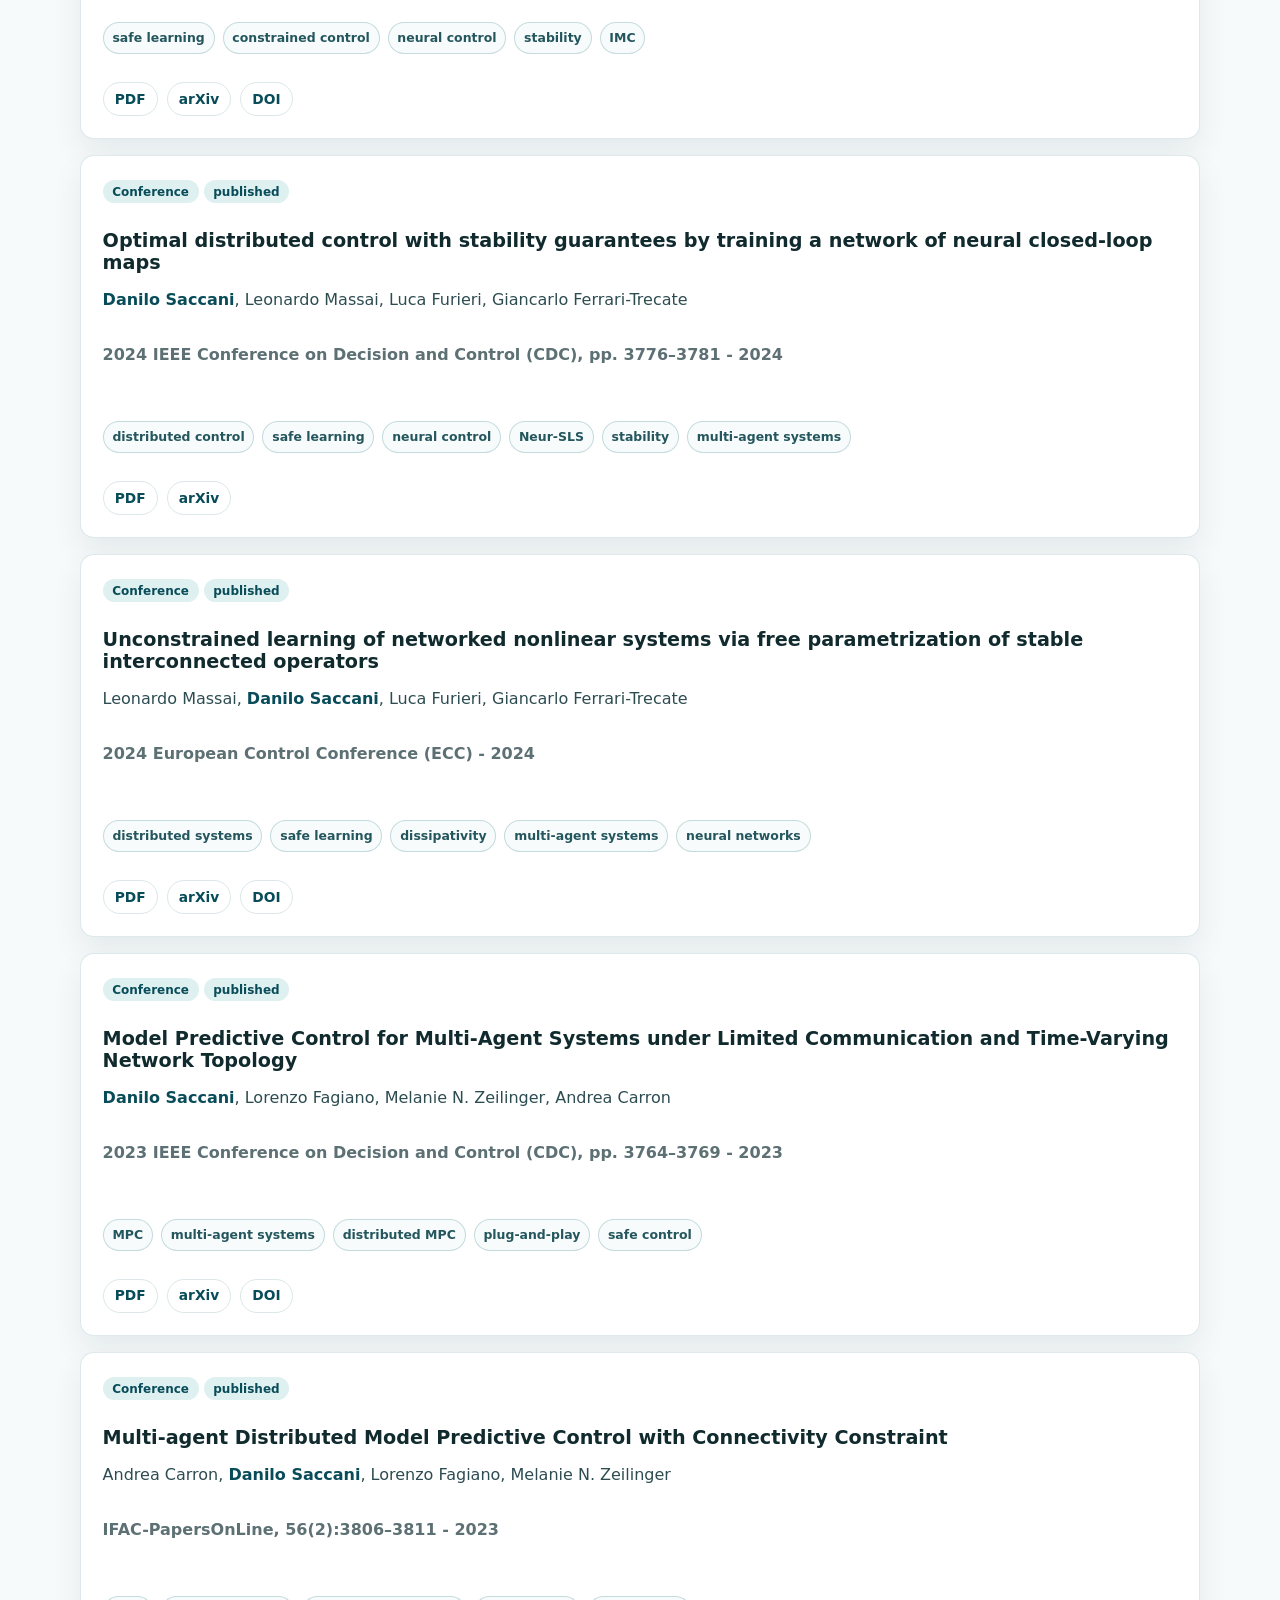
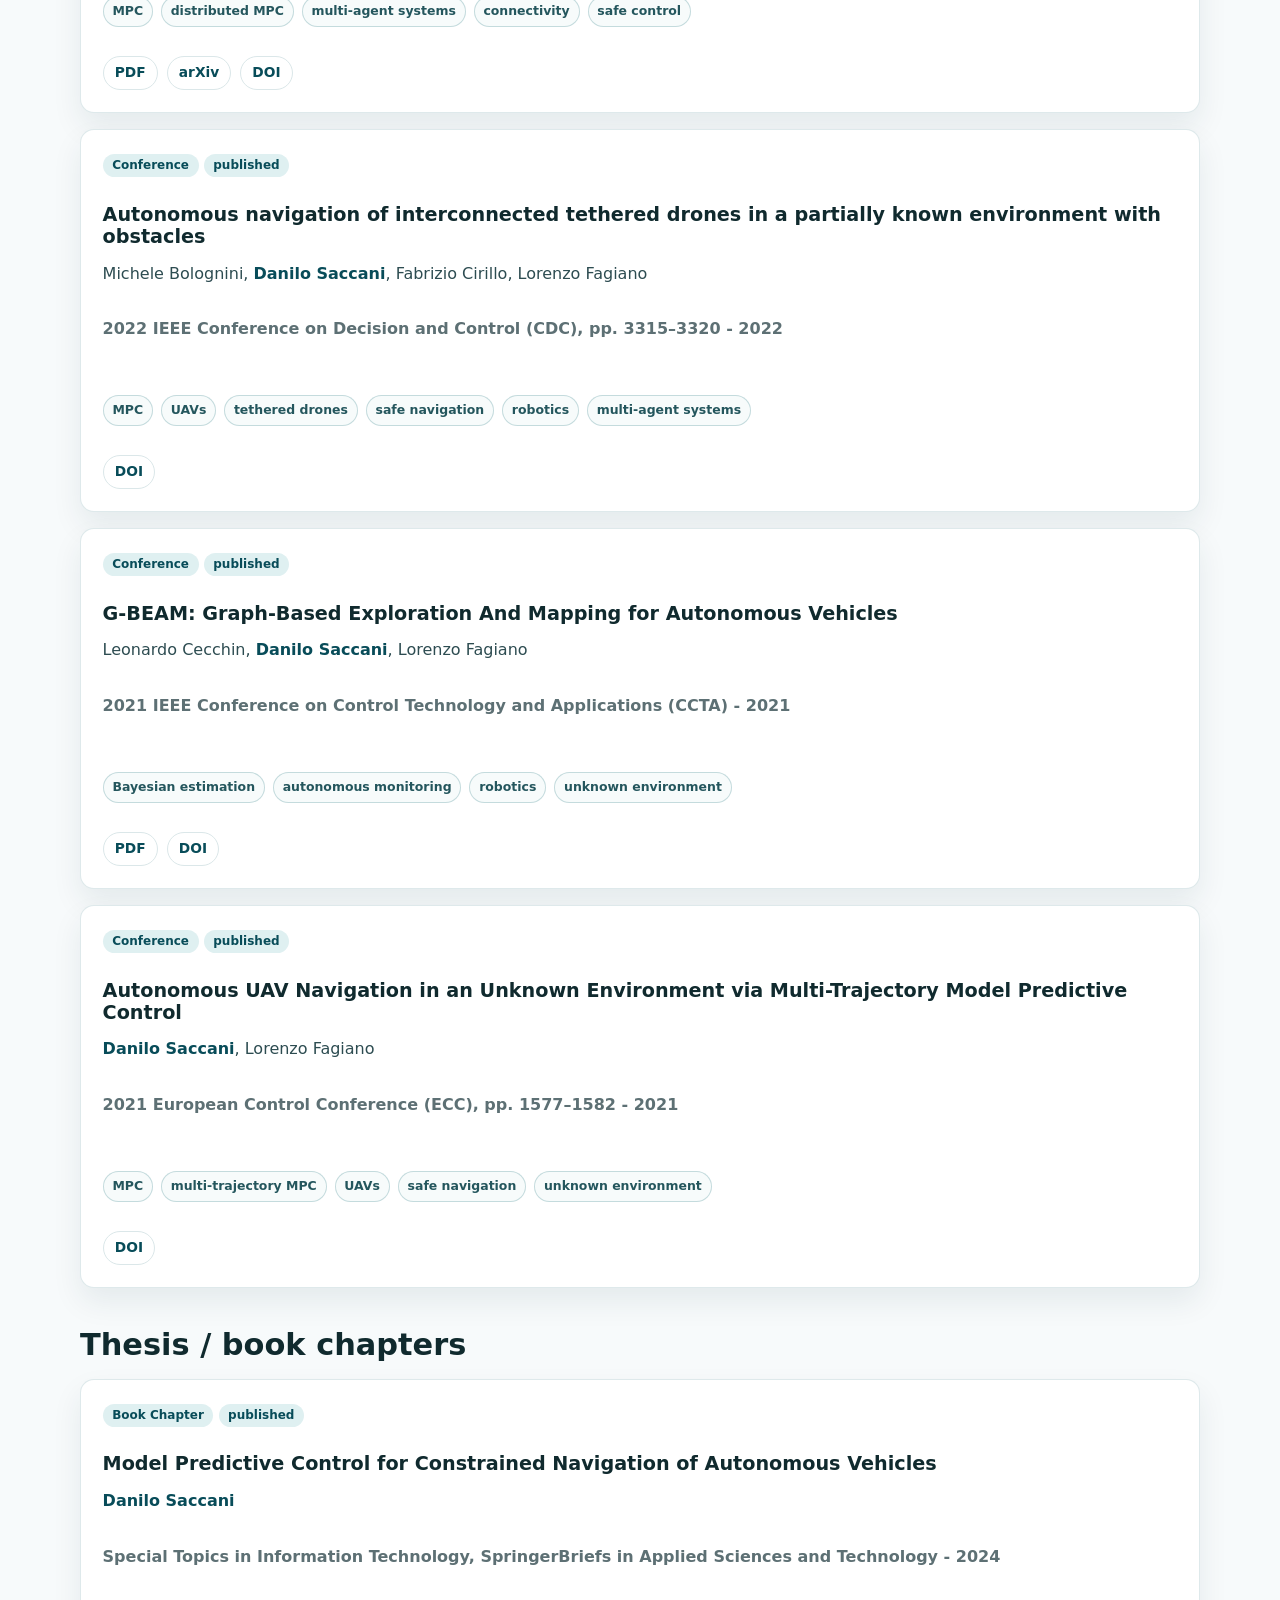
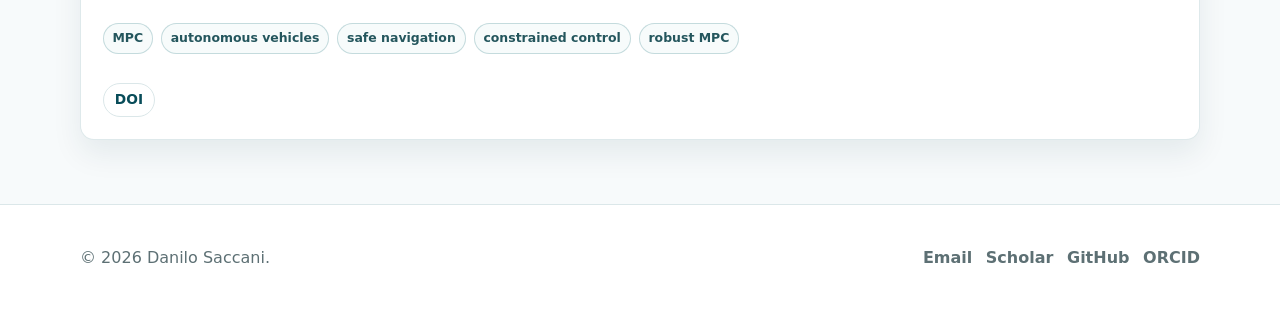
<file: publications.html>
<!doctype html>
<html lang="en">
<head>
  <meta charset="utf-8">
  <meta name="viewport" content="width=device-width, initial-scale=1">
  <meta name="description" content="Publications by Danilo Saccani in model predictive control, safe learning, distributed control, and neural controllers.">
  <title>Publications | Danilo Saccani</title>
  <link rel="stylesheet" href="assets/css/style.css">
</head>
<body>
  <a class="skip-link" href="#main">Skip to content</a>

  <header class="site-header">
    <nav class="navbar container" aria-label="Primary navigation">
      <a class="brand" href="index.html" aria-label="Danilo Saccani homepage">
        <span class="brand-mark" aria-hidden="true">DS</span>
        <span class="brand-text">
          <span class="brand-name">Danilo Saccani</span>
          <span class="brand-subtitle">Control Theory &amp; Reliable Autonomy</span>
        </span>
      </a>

      <button class="nav-toggle" type="button" aria-expanded="false" aria-controls="site-nav">
        <span class="sr-only">Toggle navigation</span>
        <span class="nav-toggle-bars" aria-hidden="true"></span>
      </button>

      <ul class="nav-links" id="site-nav">
        <li><a href="index.html">About</a></li>
        <li><a href="research.html">Research</a></li>
        <li><a href="publications.html">Publications</a></li>
        <li><a href="presentations.html">Presentations</a></li>
        <li><a href="cv.html">CV</a></li>
        <li><a href="teaching.html">Teaching</a></li>
        <li><a href="contact.html">Contact</a></li>
      </ul>
    </nav>
  </header>

  <main id="main">
    <section class="page-header">
      <div class="container narrow">
        <p class="eyebrow">Publications</p>
        <h1>Research papers and manuscripts.</h1>
        <!-- <p class="lead">
          This page is populated from <code>assets/data/publications.json</code>. The seed list is editable and intentionally
          uses todoo  where details still need to be verified.
        </p> -->
      </div>
    </section>

    <section class="section">
      <div class="container">
        <div class="filter-panel" aria-label="Publication filters">
          <button class="filter-chip is-active" type="button" data-publication-filter="all">All</button>
          <button class="filter-chip" type="button" data-publication-filter="MPC">MPC</button>
          <button class="filter-chip" type="button" data-publication-filter="Distributed MPC">Distributed MPC</button>
          <button class="filter-chip" type="button" data-publication-filter="Safe Learning">Safe Learning</button>
          <button class="filter-chip" type="button" data-publication-filter="Neural Control">Neural Control</button>
          <button class="filter-chip" type="button" data-publication-filter="Robust MPC">Robust MPC</button>
          <button class="filter-chip" type="button" data-publication-filter="Multi-Agent Systems">Multi-Agent Systems</button>
        </div>

        <div id="publications-root" class="dynamic-root" data-publications-root>
          <p class="status-message">Loading publications...</p>
        </div>
      </div>
    </section>
  </main>

  <footer class="site-footer">
    <div class="container footer-grid">
      <p>&copy; <span data-current-year></span> Danilo Saccani.</p>
      <div class="footer-links">
        <a href="mailto:danilo.saccani1990@gmail.com">Email</a>
        <a href="https://scholar.google.com/citations?user=KbvNgogAAAAJ&amp;hl=it" target="_blank" rel="noopener noreferrer">Scholar</a>
        <a href="https://github.com/DaniloSaccani" target="_blank" rel="noopener noreferrer">GitHub</a>
        <a href="https://orcid.org/0000-0002-3059-9160" target="_blank" rel="noopener noreferrer">ORCID</a>
      </div>
    </div>
  </footer>

  <script src="assets/js/main.js" defer></script>
</body>
</html>
</file>
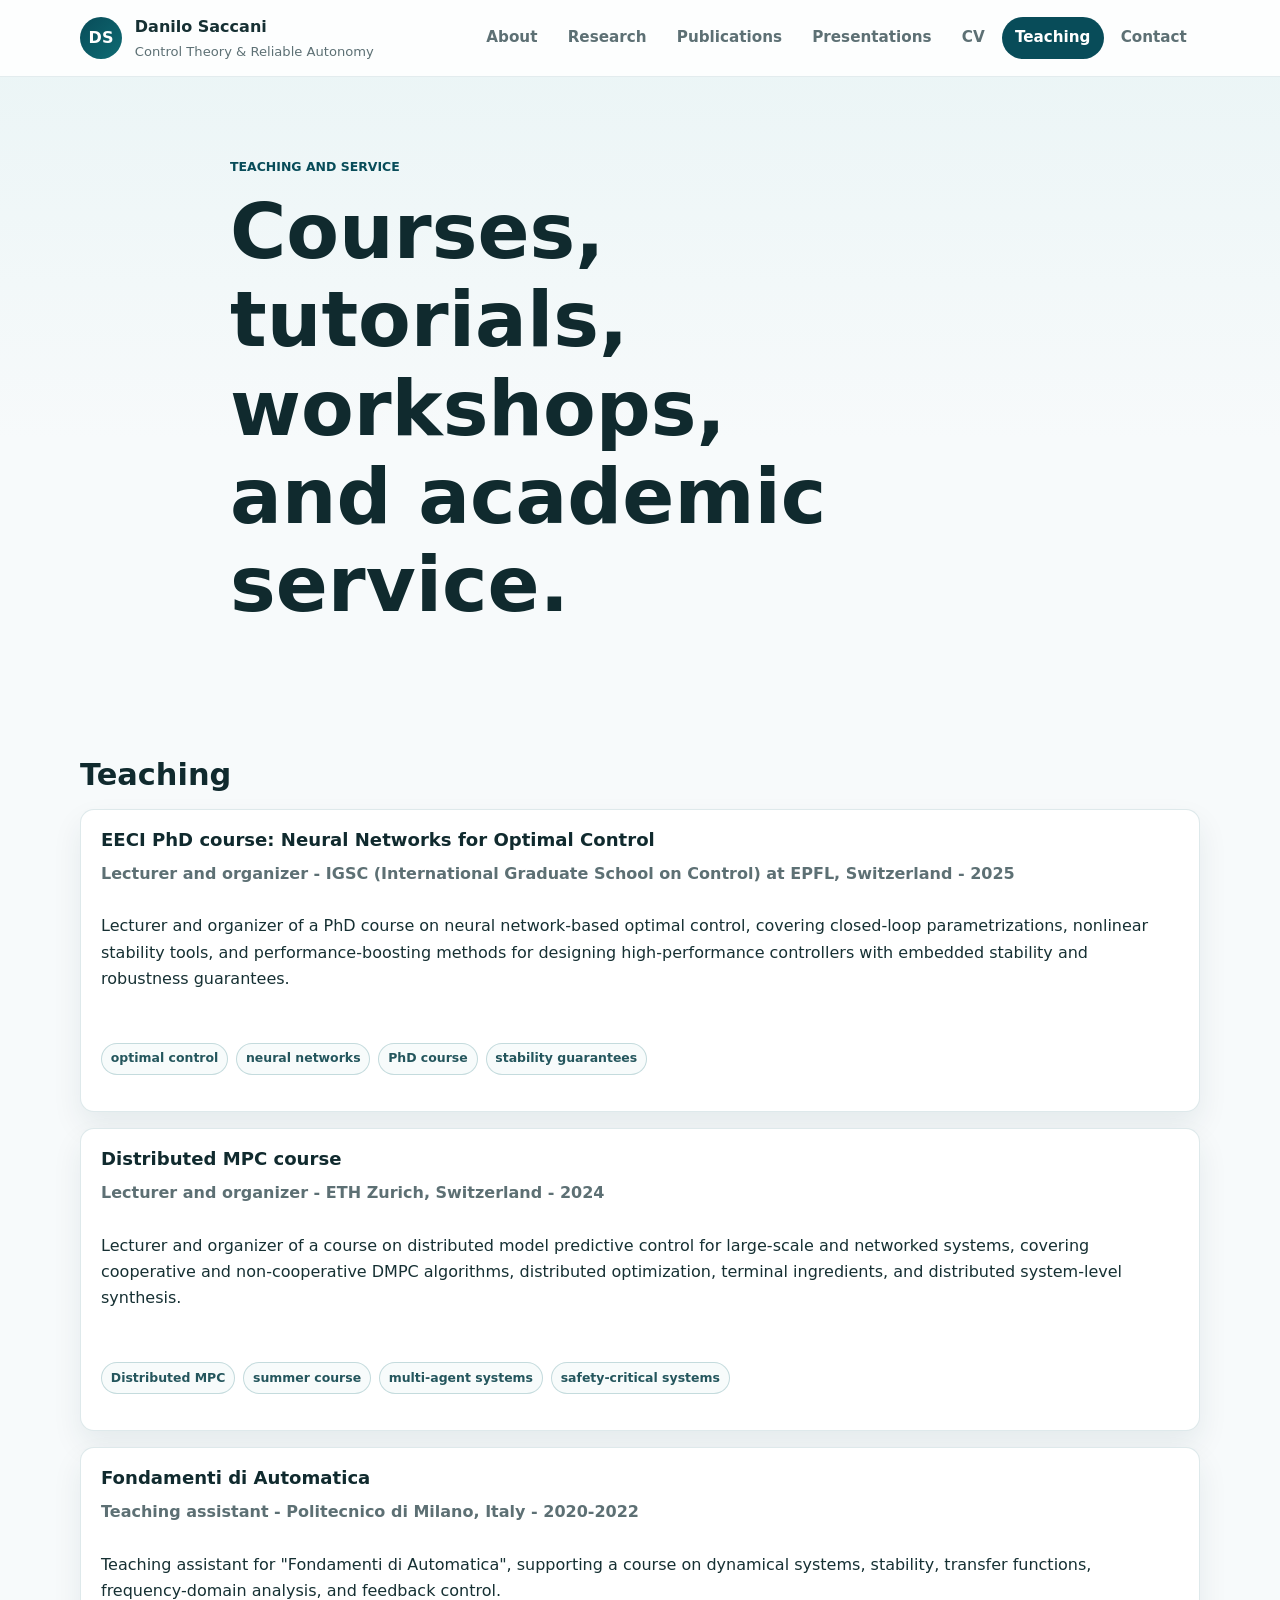
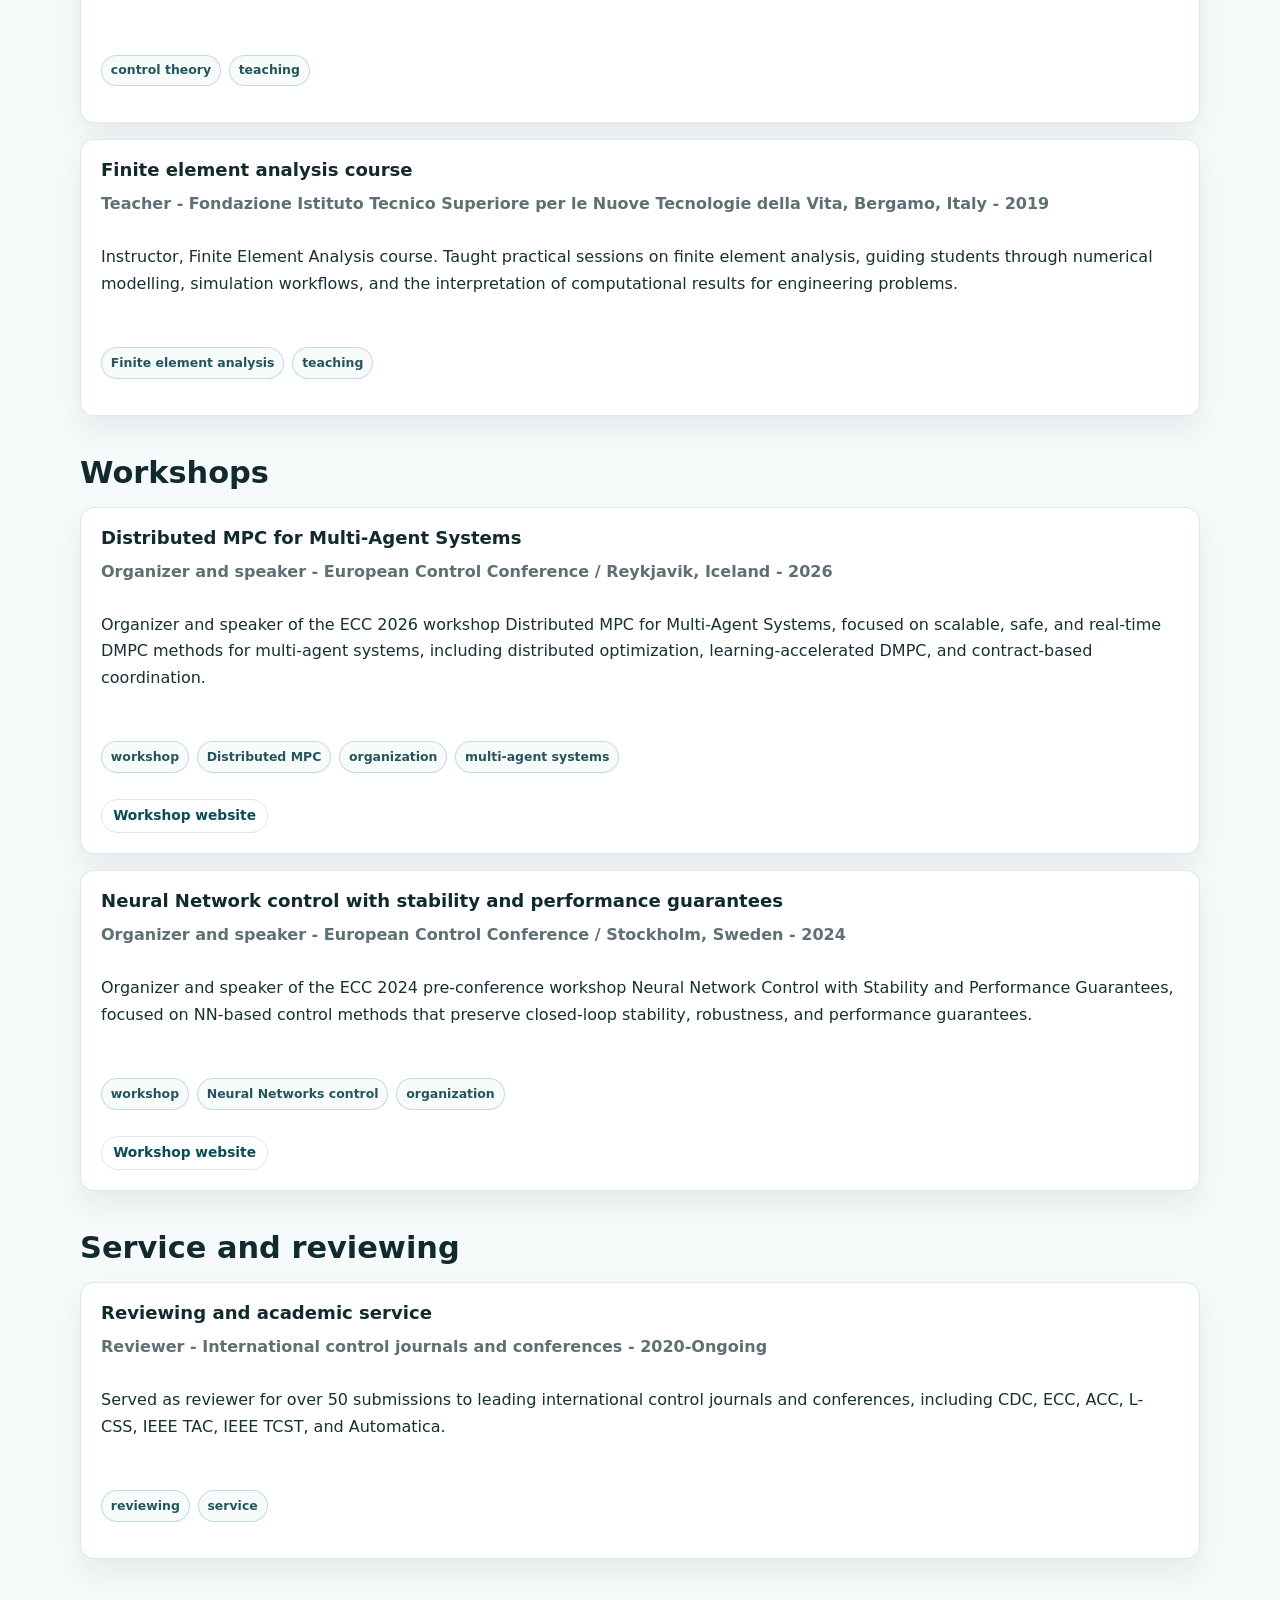
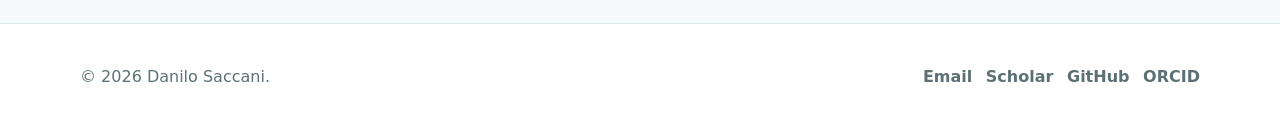
<file: teaching.html>
<!doctype html>
<html lang="en">
<head>
  <meta charset="utf-8">
  <meta name="viewport" content="width=device-width, initial-scale=1">
  <meta name="description" content="Teaching, tutorials, workshops, and service by Danilo Saccani.">
  <title>Teaching | Danilo Saccani</title>
  <link rel="stylesheet" href="assets/css/style.css">
</head>
<body>
  <a class="skip-link" href="#main">Skip to content</a>

  <header class="site-header">
    <nav class="navbar container" aria-label="Primary navigation">
      <a class="brand" href="index.html" aria-label="Danilo Saccani homepage">
        <span class="brand-mark" aria-hidden="true">DS</span>
        <span class="brand-text">
          <span class="brand-name">Danilo Saccani</span>
          <span class="brand-subtitle">Control Theory &amp; Reliable Autonomy</span>
        </span>
      </a>

      <button class="nav-toggle" type="button" aria-expanded="false" aria-controls="site-nav">
        <span class="sr-only">Toggle navigation</span>
        <span class="nav-toggle-bars" aria-hidden="true"></span>
      </button>

      <ul class="nav-links" id="site-nav">
        <li><a href="index.html">About</a></li>
        <li><a href="research.html">Research</a></li>
        <li><a href="publications.html">Publications</a></li>
        <li><a href="presentations.html">Presentations</a></li>
        <li><a href="cv.html">CV</a></li>
        <li><a href="teaching.html">Teaching</a></li>
        <li><a href="contact.html">Contact</a></li>
      </ul>
    </nav>
  </header>

  <main id="main">
    <section class="page-header">
      <div class="container narrow">
        <p class="eyebrow">Teaching and service</p>
        <h1>Courses, tutorials, workshops, and academic service.</h1>
        <!--<p class="lead">
          Entries on this page are loaded from <code>assets/data/teaching.json</code>, so they can be updated without touching
          the HTML.
        </p>-->
      </div>
    </section>

    <section class="section">
      <div class="container">
        <div id="teaching-root" class="dynamic-root" data-teaching-root>
          <p class="status-message">Loading teaching and service entries...</p>
        </div>
      </div>
    </section>
  </main>

  <footer class="site-footer">
    <div class="container footer-grid">
      <p>&copy; <span data-current-year></span> Danilo Saccani.</p>
      <div class="footer-links">
        <a href="mailto:danilo.saccani1990@gmail.com">Email</a>
        <a href="https://scholar.google.com/citations?user=KbvNgogAAAAJ&amp;hl=it" target="_blank" rel="noopener noreferrer">Scholar</a>
        <a href="https://github.com/DaniloSaccani" target="_blank" rel="noopener noreferrer">GitHub</a>
        <a href="https://orcid.org/0000-0002-3059-9160" target="_blank" rel="noopener noreferrer">ORCID</a>
      </div>
    </div>
  </footer>

  <script src="assets/js/main.js" defer></script>
</body>
</html>
</file>
<file: assets/css/style.css>
:root {
  --color-bg: #f7fafb;
  --color-surface: #ffffff;
  --color-surface-soft: #eef6f7;
  --color-text: #163033;
  --color-muted: #5d7074;
  --color-border: #dbe7e9;
  --color-accent: #0f6b73;
  --color-accent-dark: #084c59;
  --color-accent-soft: #dff0f1;
  --color-blue: #1d5f8f;
  --color-warm: #b46b3a;
  --shadow-soft: 0 18px 45px rgba(15, 50, 60, 0.10);
  --shadow-card: 0 14px 30px rgba(15, 50, 60, 0.08);
  --radius-sm: 8px;
  --radius-md: 14px;
  --radius-lg: 22px;
  --container: 1120px;
  --space-xs: 0.4rem;
  --space-sm: 0.75rem;
  --space-md: 1rem;
  --space-lg: 1.5rem;
  --space-xl: 2.5rem;
  --space-2xl: 4rem;
  --font-main: system-ui, -apple-system, BlinkMacSystemFont, "Segoe UI", sans-serif;
}

* {
  box-sizing: border-box;
}

html {
  scroll-behavior: smooth;
}

body {
  margin: 0;
  background:
    linear-gradient(180deg, rgba(223, 240, 241, 0.58), rgba(247, 250, 251, 0) 440px),
    var(--color-bg);
  color: var(--color-text);
  font-family: var(--font-main);
  font-size: 16px;
  line-height: 1.65;
}

body.nav-open {
  overflow: hidden;
}

img,
object,
embed,
iframe {
  max-width: 100%;
}

a {
  color: var(--color-accent-dark);
  text-decoration-thickness: 0.08em;
  text-underline-offset: 0.18em;
}

a:hover {
  color: var(--color-blue);
}

p {
  margin: 0 0 var(--space-md);
}

h1,
h2,
h3 {
  margin: 0;
  line-height: 1.15;
  color: #102a2e;
}

h1 {
  font-size: clamp(2.2rem, 7vw, 4.8rem);
  max-width: 11ch;
}

h2 {
  font-size: clamp(1.6rem, 4vw, 2.45rem);
}

h3 {
  font-size: 1.12rem;
}

code {
  border: 1px solid var(--color-border);
  border-radius: var(--radius-sm);
  background: #f2f7f8;
  color: #16454b;
  font-size: 0.92em;
  padding: 0.1rem 0.32rem;
}

.container {
  width: min(calc(100% - 2rem), var(--container));
  margin-inline: auto;
}

.container.narrow {
  max-width: 820px;
}

.skip-link {
  position: absolute;
  left: 1rem;
  top: 0.75rem;
  z-index: 100;
  transform: translateY(-160%);
  border-radius: var(--radius-sm);
  background: var(--color-accent-dark);
  color: #ffffff;
  padding: 0.65rem 0.9rem;
  transition: transform 160ms ease;
}

.skip-link:focus {
  transform: translateY(0);
}

.sr-only {
  position: absolute;
  width: 1px;
  height: 1px;
  padding: 0;
  margin: -1px;
  overflow: hidden;
  clip: rect(0, 0, 0, 0);
  white-space: nowrap;
  border: 0;
}

.site-header {
  position: sticky;
  top: 0;
  z-index: 50;
  border-bottom: 1px solid rgba(219, 231, 233, 0.78);
  background: rgba(255, 255, 255, 0.88);
  backdrop-filter: blur(18px);
}

.navbar {
  display: flex;
  align-items: center;
  justify-content: space-between;
  gap: var(--space-lg);
  min-height: 76px;
}

.brand {
  display: inline-flex;
  align-items: center;
  gap: 0.8rem;
  color: var(--color-text);
  text-decoration: none;
}

.brand-mark {
  display: grid;
  width: 42px;
  height: 42px;
  place-items: center;
  border-radius: 50%;
  background: linear-gradient(135deg, var(--color-accent-dark), var(--color-accent));
  color: #ffffff;
  font-weight: 800;
  letter-spacing: 0;
}

.brand-text {
  display: grid;
  gap: 0.05rem;
}

.brand-name {
  font-weight: 800;
}

.brand-subtitle {
  color: var(--color-muted);
  font-size: 0.82rem;
}

.nav-links {
  display: flex;
  align-items: center;
  gap: 0.25rem;
  list-style: none;
  margin: 0;
  padding: 0;
}

.nav-links a {
  display: inline-flex;
  align-items: center;
  min-height: 42px;
  border-radius: 999px;
  color: var(--color-muted);
  font-size: 0.95rem;
  font-weight: 650;
  padding: 0.45rem 0.82rem;
  text-decoration: none;
}

.nav-links a:hover,
.nav-links a:focus-visible {
  background: var(--color-accent-soft);
  color: var(--color-accent-dark);
}

.nav-links a.is-active {
  background: var(--color-accent-dark);
  color: #ffffff;
}

.nav-toggle {
  display: none;
  width: 44px;
  height: 44px;
  border: 1px solid var(--color-border);
  border-radius: 50%;
  background: #ffffff;
  color: var(--color-text);
  cursor: pointer;
}

.nav-toggle-bars,
.nav-toggle-bars::before,
.nav-toggle-bars::after {
  display: block;
  width: 18px;
  height: 2px;
  margin-inline: auto;
  border-radius: 2px;
  background: currentColor;
  content: "";
  transition: transform 160ms ease, opacity 160ms ease;
}

.nav-toggle-bars::before {
  transform: translateY(-6px);
}

.nav-toggle-bars::after {
  transform: translateY(4px);
}

.nav-toggle[aria-expanded="true"] .nav-toggle-bars {
  transform: rotate(45deg);
}

.nav-toggle[aria-expanded="true"] .nav-toggle-bars::before {
  opacity: 0;
}

.nav-toggle[aria-expanded="true"] .nav-toggle-bars::after {
  transform: translateY(-2px) rotate(90deg);
}

.hero {
  padding: clamp(3rem, 9vw, 6.5rem) 0 var(--space-2xl);
}

.hero-grid {
  display: grid;
  grid-template-columns: minmax(240px, 350px) minmax(0, 1fr);
  align-items: center;
  gap: clamp(2rem, 6vw, 5rem);
}

.hero-portrait {
  display: flex;
  justify-content: center;
}

.portrait-frame {
  position: relative;
  width: min(100%, 330px);
  aspect-ratio: 4 / 5;
  overflow: hidden;
  border: 1px solid rgba(219, 231, 233, 0.9);
  border-radius: var(--radius-lg);
  background: linear-gradient(135deg, #e8f3f4, #f8fbfb);
  box-shadow: var(--shadow-soft);
}

.profile-photo {
  position: absolute;
  inset: 0;
  z-index: 2;
  width: 100%;
  height: 100%;
  object-fit: cover;
}

.portrait-placeholder {
  position: absolute;
  inset: 0;
  display: grid;
  place-items: center;
}

.portrait-placeholder span {
  display: grid;
  width: 112px;
  height: 112px;
  place-items: center;
  border-radius: 50%;
  background: #ffffff;
  color: var(--color-accent-dark);
  font-size: 2.1rem;
  font-weight: 800;
  box-shadow: 0 18px 40px rgba(15, 50, 60, 0.12);
}

.portrait-frame.is-missing .profile-photo {
  display: none;
}

.hero-copy {
  max-width: 720px;
}

.eyebrow {
  margin: 0 0 0.65rem;
  color: var(--color-accent-dark);
  font-size: 0.78rem;
  font-weight: 800;
  letter-spacing: 0;
  text-transform: uppercase;
}

.position-line {
  margin-top: var(--space-sm);
  color: var(--color-muted);
  font-size: 1.05rem;
  font-weight: 650;
}

.tagline {
  margin: var(--space-lg) 0;
  color: var(--color-accent-dark);
  font-size: clamp(1.35rem, 3vw, 2.05rem);
  font-weight: 800;
  line-height: 1.25;
}

.lead {
  color: #304d52;
  font-size: 1.08rem;
}

.button-row {
  display: flex;
  flex-wrap: wrap;
  gap: 0.7rem;
  margin-top: var(--space-lg);
}

.button {
  display: inline-flex;
  align-items: center;
  justify-content: center;
  min-height: 42px;
  border: 1px solid var(--color-border);
  border-radius: 999px;
  background: #ffffff;
  color: var(--color-accent-dark);
  font-weight: 750;
  line-height: 1.2;
  padding: 0.68rem 1rem;
  text-decoration: none;
  transition: transform 160ms ease, box-shadow 160ms ease, border-color 160ms ease, background 160ms ease;
}

.button:hover,
.button:focus-visible {
  transform: translateY(-1px);
  border-color: rgba(15, 107, 115, 0.35);
  background: #fafdfe;
  color: var(--color-accent-dark);
  box-shadow: 0 12px 24px rgba(15, 50, 60, 0.10);
}

.button.primary {
  border-color: var(--color-accent-dark);
  background: var(--color-accent-dark);
  color: #ffffff;
}

.button.primary:hover,
.button.primary:focus-visible {
  background: var(--color-accent);
  color: #ffffff;
}

.section {
  padding: var(--space-2xl) 0;
}

.section-soft {
  background: linear-gradient(180deg, rgba(238, 246, 247, 0.7), rgba(238, 246, 247, 0.25));
  border-block: 1px solid rgba(219, 231, 233, 0.78);
}

.section-heading {
  max-width: 760px;
  margin-bottom: var(--space-xl);
}

.row-heading {
  display: flex;
  align-items: end;
  justify-content: space-between;
  gap: var(--space-md);
  max-width: none;
}

.text-link {
  display: inline-flex;
  align-items: center;
  color: var(--color-accent-dark);
  font-weight: 800;
  text-decoration: none;
}

.text-link::after {
  margin-left: 0.35rem;
  content: "->";
}

.card-grid {
  display: grid;
  gap: var(--space-lg);
}

.three-columns {
  grid-template-columns: repeat(3, minmax(0, 1fr));
}

.four-columns {
  grid-template-columns: repeat(4, minmax(0, 1fr));
}

.info-card,
.highlight-card,
.publication-card,
.presentation-card,
.gallery-card,
.teaching-card,
.contact-card,
.contact-note,
.cv-block,
.viewer-panel,
.cv-viewer,
.theme-card {
  border: 1px solid rgba(219, 231, 233, 0.9);
  border-radius: var(--radius-md);
  background: var(--color-surface);
  box-shadow: var(--shadow-card);
}

.info-card,
.highlight-card {
  padding: 1.35rem;
}

.info-card h3,
.highlight-card h3 {
  margin-bottom: 0.7rem;
}

.info-card p,
.highlight-card p {
  margin-bottom: 0;
  color: var(--color-muted);
}

.card-kicker,
.publication-type,
.status-pill {
  display: inline-flex;
  align-items: center;
  width: fit-content;
  border-radius: 999px;
  background: var(--color-accent-soft);
  color: var(--color-accent-dark);
  font-size: 0.75rem;
  font-weight: 800;
  line-height: 1;
  margin-bottom: 0.85rem;
  padding: 0.36rem 0.6rem;
}

.highlight-card time {
  display: inline-flex;
  margin-bottom: 0.75rem;
  color: var(--color-warm);
  font-weight: 800;
}

.experiments-section {
  background: rgba(255, 255, 255, 0.45);
}

.experiments-heading {
  max-width: 900px;
}

.experiments-heading h2 {
  margin-bottom: var(--space-md);
}

.experiments-copy {
  display: grid;
  grid-template-columns: repeat(2, minmax(0, 1fr));
  gap: var(--space-lg);
  color: #304d52;
}

.experiments-copy p {
  margin: 0;
}

.gallery-grid {
  display: grid;
  grid-template-columns: repeat(4, minmax(0, 1fr));
  gap: var(--space-lg);
}

.gallery-card {
  display: flex;
  min-width: 0;
  min-height: 100%;
  overflow: hidden;
  flex-direction: column;
}

.gallery-media {
  position: relative;
  display: grid;
  min-height: 180px;
  aspect-ratio: 16 / 10;
  overflow: hidden;
  place-items: center;
  background: linear-gradient(135deg, #e8f3f4, #f8fbfb);
  border-bottom: 1px solid var(--color-border);
}

.gallery-media img {
  position: absolute;
  inset: 0;
  z-index: 2;
  width: 100%;
  height: 100%;
  object-fit: cover;
}

.gallery-media.is-missing img {
  display: none;
}

.gallery-placeholder {
  display: grid;
  width: 100%;
  height: 100%;
  place-items: center;
  padding: var(--space-lg);
  color: var(--color-accent-dark);
  text-align: center;
}

.gallery-placeholder span {
  display: inline-flex;
  align-items: center;
  justify-content: center;
  min-height: 42px;
  border: 1px dashed rgba(15, 107, 115, 0.35);
  border-radius: 999px;
  background: rgba(255, 255, 255, 0.72);
  font-size: 0.86rem;
  font-weight: 800;
  padding: 0.55rem 0.8rem;
}

.gallery-body {
  display: flex;
  flex: 1;
  flex-direction: column;
  padding: 1.25rem;
}

.gallery-body h3 {
  margin-bottom: 0.65rem;
  font-size: 1.1rem;
}

.gallery-body p {
  color: var(--color-muted);
}

.gallery-actions {
  margin-top: auto;
}

.page-header {
  padding: clamp(3rem, 8vw, 5rem) 0 var(--space-xl);
}

.page-header h1 {
  max-width: 12ch;
  margin-bottom: var(--space-lg);
}

.research-list {
  display: grid;
  gap: var(--space-lg);
}

.theme-card {
  display: grid;
  grid-template-columns: 88px minmax(0, 1fr);
  gap: var(--space-lg);
  padding: clamp(1.25rem, 4vw, 2rem);
}

.theme-number {
  color: var(--color-accent);
  font-size: 2.4rem;
  font-weight: 900;
  line-height: 1;
}

.theme-body h2 {
  margin-bottom: var(--space-md);
}

.theme-body p {
  color: #304d52;
}

.research-figures {
  display: grid;
  grid-template-columns: repeat(3, minmax(0, 1fr));
  gap: 0.55rem;
  margin: var(--space-lg) 0 var(--space-md);
  border: 1px solid rgba(219, 231, 233, 0.78);
  border-radius: var(--radius-md);
  background: rgba(247, 251, 251, 0.78);
  padding: 0.55rem;
}

.research-figure {
  position: relative;
  --research-figure-height: 138px;
  min-width: 0;
  margin: 0;
  border: 1px solid rgba(219, 231, 233, 0.9);
  border-radius: var(--radius-sm);
  background: #ffffff;
  box-shadow: 0 10px 22px rgba(15, 50, 60, 0.06);
  overflow: hidden;
  padding: 0.42rem 0.42rem 0.62rem;
}

.research-figure img {
  position: absolute;
  top: 0.42rem;
  right: 0.42rem;
  left: 0.42rem;
  z-index: 2;
  width: calc(100% - 0.84rem);
  height: var(--research-figure-height);
  border-radius: var(--radius-sm);
  object-fit: cover;
}

.research-figure.is-missing img {
  display: none;
}

.research-figure-placeholder {
  position: relative;
  display: grid;
  min-height: var(--research-figure-height);
  overflow: hidden;
  place-items: center;
  border: 1px solid rgba(15, 107, 115, 0.14);
  border-radius: var(--radius-sm);
  background:
    linear-gradient(135deg, rgba(223, 240, 241, 0.82), rgba(255, 255, 255, 0.92)),
    repeating-linear-gradient(135deg, rgba(15, 107, 115, 0.06) 0 1px, transparent 1px 12px);
  color: var(--color-accent-dark);
}

.research-figure-placeholder span {
  display: inline-flex;
  align-items: center;
  justify-content: center;
  min-height: 36px;
  border-radius: 999px;
  background: rgba(255, 255, 255, 0.82);
  font-size: 0.78rem;
  font-weight: 800;
  padding: 0.4rem 0.7rem;
}

.research-figure figcaption {
  margin: 0.5rem 0 0;
  color: var(--color-muted);
  font-size: 0.84rem;
  font-weight: 700;
  line-height: 1.35;
  text-align: center;
}

.tag-list {
  display: flex;
  flex-wrap: wrap;
  gap: 0.5rem;
  margin: var(--space-lg) 0 var(--space-md);
}

.tag-list span,
.tag {
  display: inline-flex;
  align-items: center;
  border: 1px solid rgba(15, 107, 115, 0.22);
  border-radius: 999px;
  background: #f7fbfb;
  color: #24565d;
  font-size: 0.78rem;
  font-weight: 700;
  padding: 0.28rem 0.55rem;
}

.filter-panel {
  display: flex;
  flex-wrap: wrap;
  gap: 0.6rem;
  margin-bottom: var(--space-xl);
}

.filter-chip {
  border: 1px solid var(--color-border);
  border-radius: 999px;
  background: #ffffff;
  color: var(--color-muted);
  cursor: pointer;
  font: inherit;
  font-size: 0.9rem;
  font-weight: 750;
  min-height: 40px;
  padding: 0.45rem 0.85rem;
}

.filter-chip:hover,
.filter-chip:focus-visible,
.filter-chip.is-active {
  border-color: var(--color-accent-dark);
  background: var(--color-accent-dark);
  color: #ffffff;
}

.dynamic-root {
  display: grid;
  gap: var(--space-xl);
}

.dynamic-group {
  display: grid;
  gap: var(--space-md);
}

.dynamic-group h2 {
  font-size: clamp(1.35rem, 3vw, 1.9rem);
}

.publication-card {
  display: grid;
  gap: 0.8rem;
  padding: 1.35rem;
}

.publication-card h3 {
  font-size: 1.2rem;
}

.publication-meta {
  color: var(--color-muted);
  font-weight: 650;
}

.publication-authors {
  color: #2d4c51;
}

.publication-authors strong {
  color: var(--color-accent-dark);
}

.publication-actions,
.presentation-actions,
.teaching-actions {
  display: flex;
  flex-wrap: wrap;
  gap: 0.55rem;
}

.small-link {
  display: inline-flex;
  align-items: center;
  min-height: 34px;
  border: 1px solid var(--color-border);
  border-radius: 999px;
  color: var(--color-accent-dark);
  font-size: 0.86rem;
  font-weight: 750;
  line-height: 1;
  padding: 0.45rem 0.7rem;
  text-decoration: none;
}

.small-link:hover,
.small-link:focus-visible {
  border-color: var(--color-accent);
  background: var(--color-accent-soft);
}

.small-link.button-like {
  background: #ffffff;
  cursor: pointer;
  font: inherit;
}

.small-link.is-disabled {
  color: var(--color-muted);
  opacity: 0.72;
}

.status-message {
  border: 1px dashed rgba(15, 107, 115, 0.35);
  border-radius: var(--radius-md);
  background: rgba(255, 255, 255, 0.75);
  color: var(--color-muted);
  margin: 0;
  padding: var(--space-lg);
}

.presentation-layout {
  display: grid;
  grid-template-columns: minmax(0, 1.1fr) minmax(320px, 0.9fr);
  align-items: start;
  gap: var(--space-lg);
}

.presentation-card {
  display: grid;
  gap: 0.8rem;
  padding: 1.25rem;
}

.presentation-card h3 {
  font-size: 1.18rem;
}

.presentation-meta {
  color: var(--color-muted);
  font-weight: 650;
}

.viewer-panel,
.cv-viewer {
  padding: 1.25rem;
}

.viewer-panel {
  position: sticky;
  top: 96px;
}

.viewer-header {
  margin-bottom: var(--space-md);
}

.viewer-header h2 {
  font-size: 1.45rem;
}

.pdf-placeholder,
.pdf-shell {
  display: grid;
  min-height: 420px;
  place-items: center;
  overflow: hidden;
  border: 1px solid var(--color-border);
  border-radius: var(--radius-sm);
  background: #f3f8f9;
  color: var(--color-muted);
  text-align: center;
}

.pdf-placeholder p {
  max-width: 32rem;
  margin: 0;
  padding: var(--space-lg);
}

.pdf-placeholder iframe,
.pdf-shell object {
  width: 100%;
  height: 620px;
  border: 0;
}

.cv-layout {
  display: grid;
  grid-template-columns: minmax(0, 0.95fr) minmax(340px, 1.05fr);
  align-items: start;
  gap: var(--space-lg);
}

.cv-summary {
  display: grid;
  gap: var(--space-md);
}

.cv-block {
  padding: 1.35rem;
}

.cv-block h2 {
  margin-bottom: 0.85rem;
  font-size: 1.2rem;
}

.clean-list,
.timeline-list {
  margin: 0;
  padding-left: 1.1rem;
}

.clean-list li,
.timeline-list li {
  margin-bottom: 0.35rem;
}

.timeline-list {
  display: grid;
  gap: 0.65rem;
  padding-left: 0;
  list-style: none;
}

.timeline-list li {
  display: grid;
  grid-template-columns: 86px minmax(0, 1fr);
  gap: var(--space-md);
  margin: 0;
}

.timeline-date {
  color: var(--color-accent-dark);
  font-weight: 800;
}

.teaching-card {
  display: grid;
  gap: 0.65rem;
  padding: 1.25rem;
}

.teaching-card h3 {
  font-size: 1.13rem;
}

.teaching-meta {
  color: var(--color-muted);
  font-weight: 650;
}

.contact-layout {
  display: grid;
  grid-template-columns: minmax(0, 1.1fr) minmax(280px, 0.75fr);
  align-items: start;
  gap: var(--space-lg);
}

.contact-card,
.contact-note {
  padding: clamp(1.25rem, 4vw, 2rem);
}

.contact-card h2,
.contact-note h2 {
  margin-bottom: 0.7rem;
}

.contact-list {
  display: grid;
  gap: var(--space-md);
  margin: var(--space-lg) 0 0;
}

.contact-list div {
  display: grid;
  grid-template-columns: 140px minmax(0, 1fr);
  gap: var(--space-md);
  border-top: 1px solid var(--color-border);
  padding-top: var(--space-md);
}

.contact-list dt {
  color: var(--color-muted);
  font-weight: 800;
}

.contact-list dd {
  margin: 0;
  overflow-wrap: anywhere;
}

.site-footer {
  border-top: 1px solid var(--color-border);
  background: #ffffff;
  color: var(--color-muted);
  padding: var(--space-xl) 0;
}

.footer-grid {
  display: flex;
  align-items: center;
  justify-content: space-between;
  gap: var(--space-md);
}

.footer-grid p {
  margin: 0;
}

.footer-links {
  display: flex;
  flex-wrap: wrap;
  gap: 0.85rem;
}

.footer-links a {
  color: var(--color-muted);
  font-weight: 700;
  text-decoration: none;
}

.footer-links a:hover,
.footer-links a:focus-visible {
  color: var(--color-accent-dark);
}

@media (max-width: 980px) {
  .four-columns,
  .three-columns,
  .presentation-layout,
  .cv-layout,
  .contact-layout {
    grid-template-columns: 1fr;
  }

  .gallery-grid,
  .experiments-copy {
    grid-template-columns: repeat(2, minmax(0, 1fr));
  }

  .viewer-panel {
    position: static;
  }

  .hero-grid {
    grid-template-columns: 1fr;
  }

  .hero-portrait {
    justify-content: start;
  }

  .portrait-frame {
    width: min(100%, 280px);
  }
}

@media (max-width: 760px) {
  body.nav-open {
    overflow: hidden;
  }

  .navbar {
    min-height: 68px;
  }

  .brand-subtitle {
    display: none;
  }

  .nav-toggle {
    display: inline-grid;
    place-items: center;
  }

  .nav-links {
    position: fixed;
    inset: 68px 1rem auto;
    display: none;
    flex-direction: column;
    align-items: stretch;
    border: 1px solid var(--color-border);
    border-radius: var(--radius-md);
    background: #ffffff;
    box-shadow: var(--shadow-soft);
    padding: 0.7rem;
  }

  .nav-links.is-open {
    display: flex;
  }

  .nav-links a {
    justify-content: center;
    border-radius: var(--radius-sm);
  }

  .hero {
    padding-top: var(--space-xl);
  }

  h1 {
    max-width: 12ch;
  }

  .row-heading,
  .footer-grid {
    align-items: start;
    flex-direction: column;
  }

  .theme-card {
    grid-template-columns: 1fr;
  }

  .research-figures {
    grid-template-columns: repeat(3, minmax(170px, 1fr));
    overflow-x: auto;
    overscroll-behavior-inline: contain;
    padding-bottom: 0.7rem;
    scroll-snap-type: x proximity;
  }

  .research-figure {
    scroll-snap-align: start;
  }

  .gallery-grid,
  .experiments-copy {
    grid-template-columns: 1fr;
  }

  .theme-number {
    font-size: 1.4rem;
  }

  .contact-list div,
  .timeline-list li {
    grid-template-columns: 1fr;
    gap: 0.15rem;
  }

  .pdf-placeholder,
  .pdf-shell {
    min-height: 300px;
  }

  .pdf-placeholder iframe,
  .pdf-shell object {
    height: 460px;
  }
}

@media (max-width: 480px) {
  .container {
    width: min(calc(100% - 1.25rem), var(--container));
  }

  .button,
  .small-link {
    width: 100%;
  }

  .button-row,
  .publication-actions,
  .presentation-actions {
    width: 100%;
  }

  .filter-chip {
    flex: 1 1 auto;
  }
}
</file>
